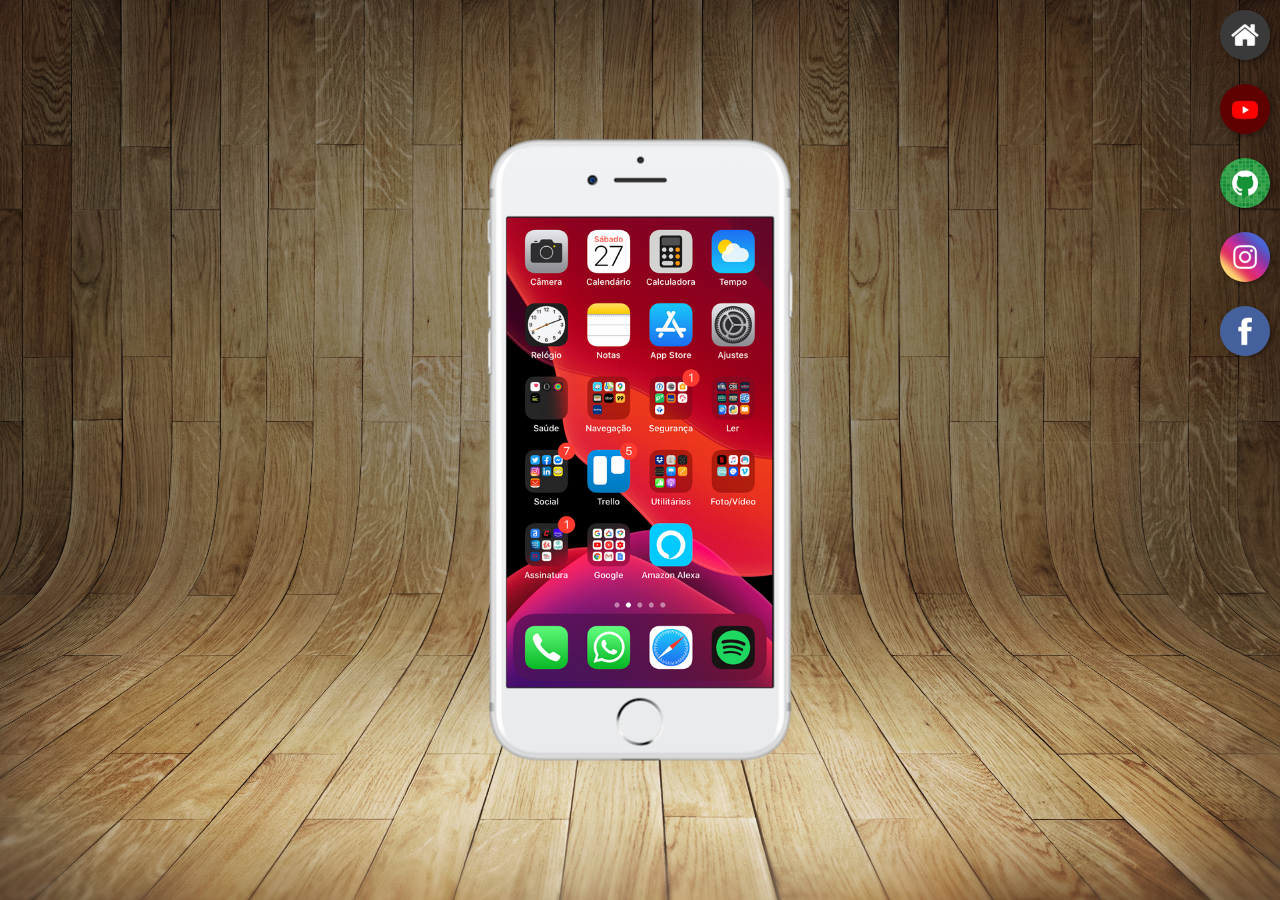
<file: pacote-d013/index.html>
<!DOCTYPE html>
<html lang="pt-br">
<head>
    <meta charset="UTF-8">
    <meta http-equiv="X-UA-Compatible" content="IE=edge">
    <meta name="viewport" content="width=device-width, initial-scale=1.0">
    <link rel="shortcut icon" href="favicon.ico" type="image/x-icon">
    <title>Projeto Redes Sociais</title>
    <link rel="stylesheet" href="estilos/style.css">
</head>
<body>
    <main>
        <section id="telefone">
            <iframe src="../home.html" name="tela" id="tela" frameborder="0">
                Seu navegador não é compativel com isso.
            </iframe>
        </section>
        <section id="redes-sociais">
            <a href="../home.html" target="tela"><img src="imagens/logo-home.jpg" alt=""></a> <br>

            <a href="../youtube.html" target="tela"><img src="imagens/logo-youtube.jpg" alt=""> <br>
            
            <a href="../github.html" target="tela"><img src="imagens/logo-github.jpg" alt=""></a> <br>

            <a href="../instagram.html" target="tela"><img src="imagens/logo-instagram.jpg" alt=""></a> <br>

            <a href="../facebook.html" target="tela"><img src="imagens/logo-facebook.jpg" alt=""></a> <br>
            
        </section>
    </main>
</body>
</html>
</file>
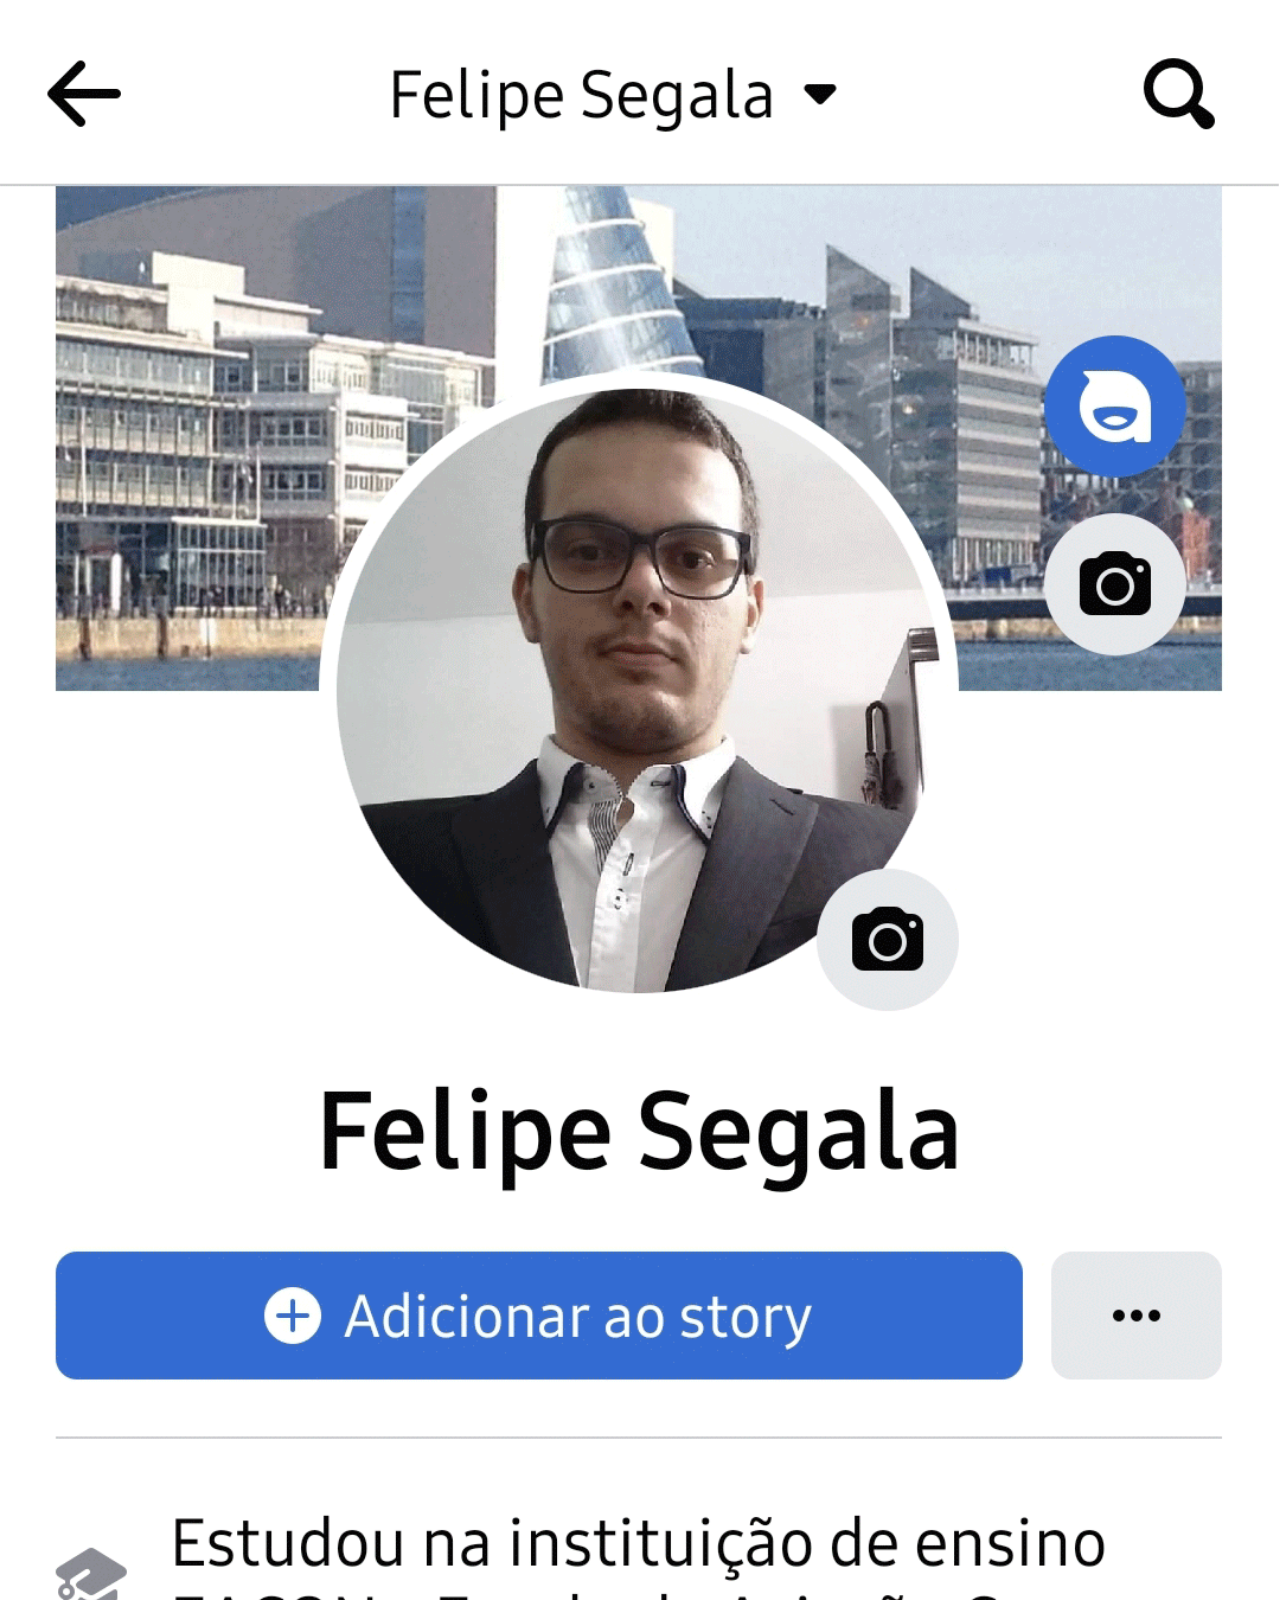
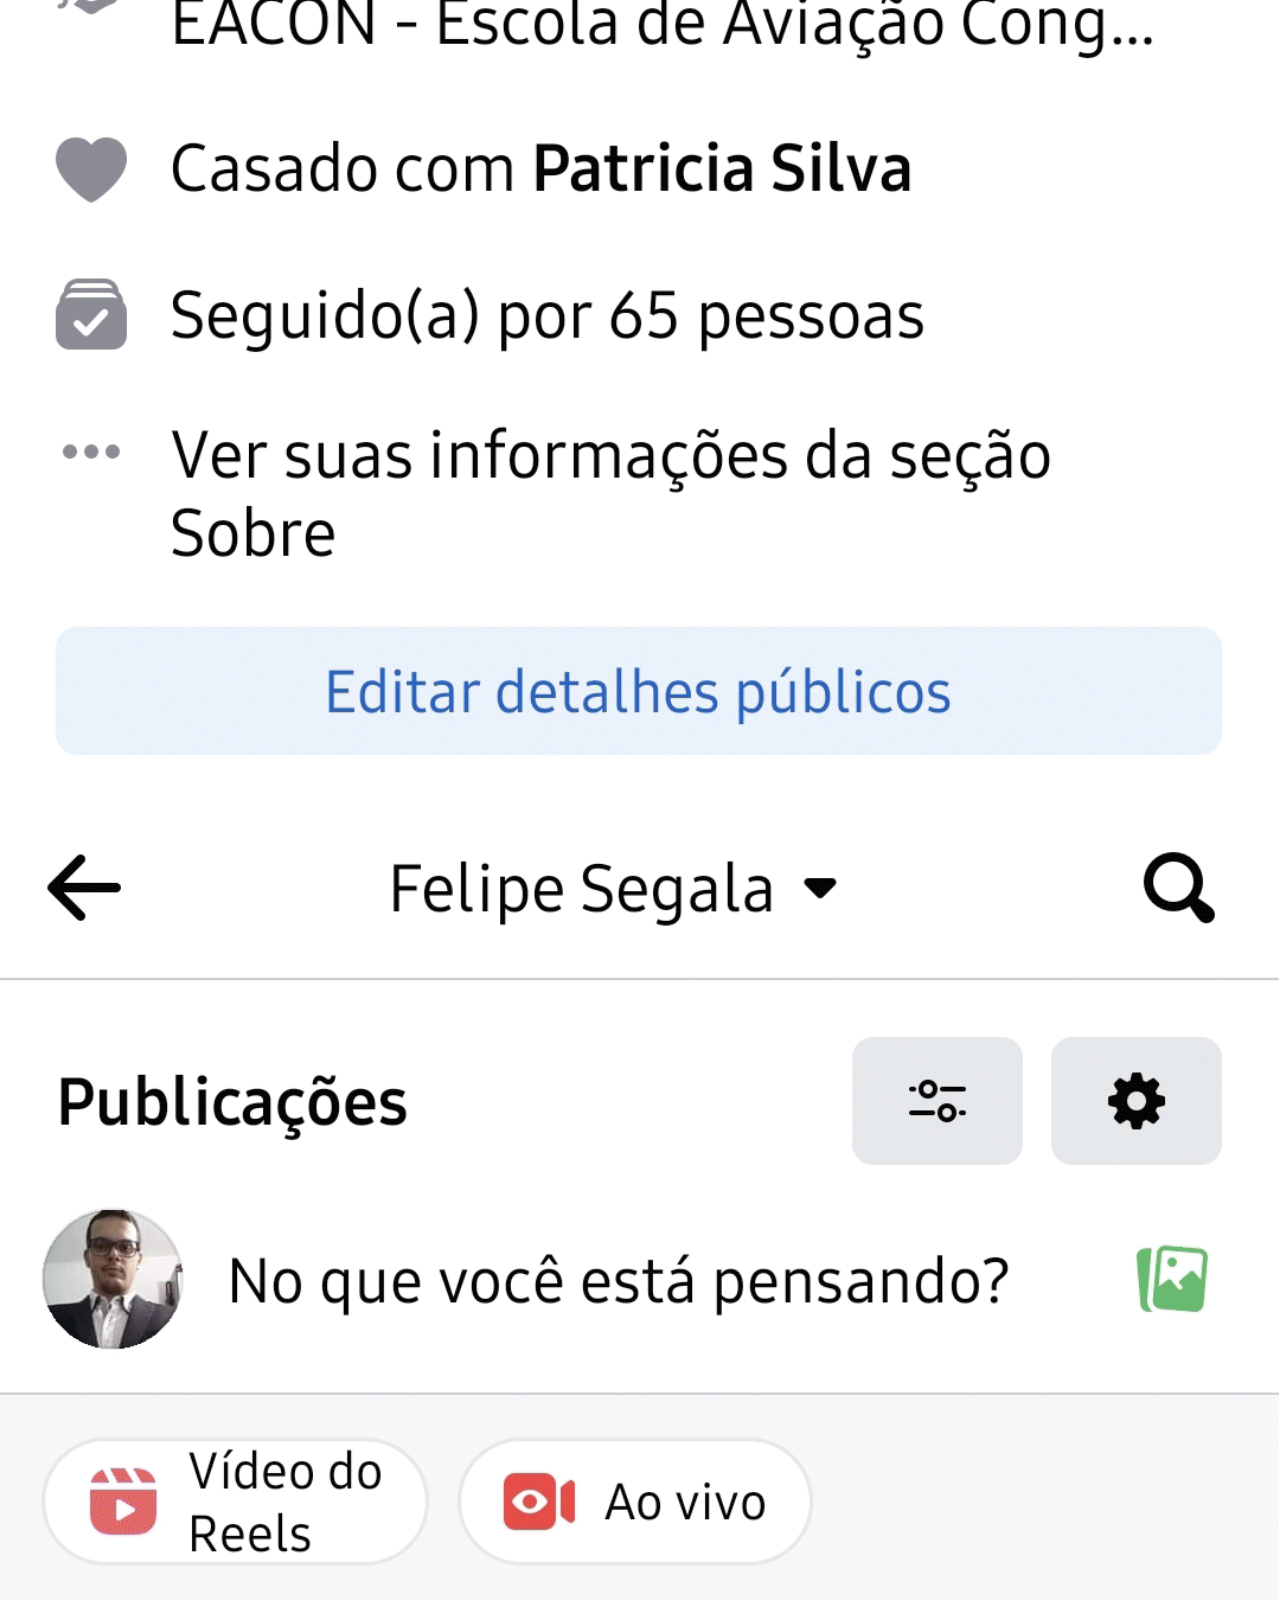
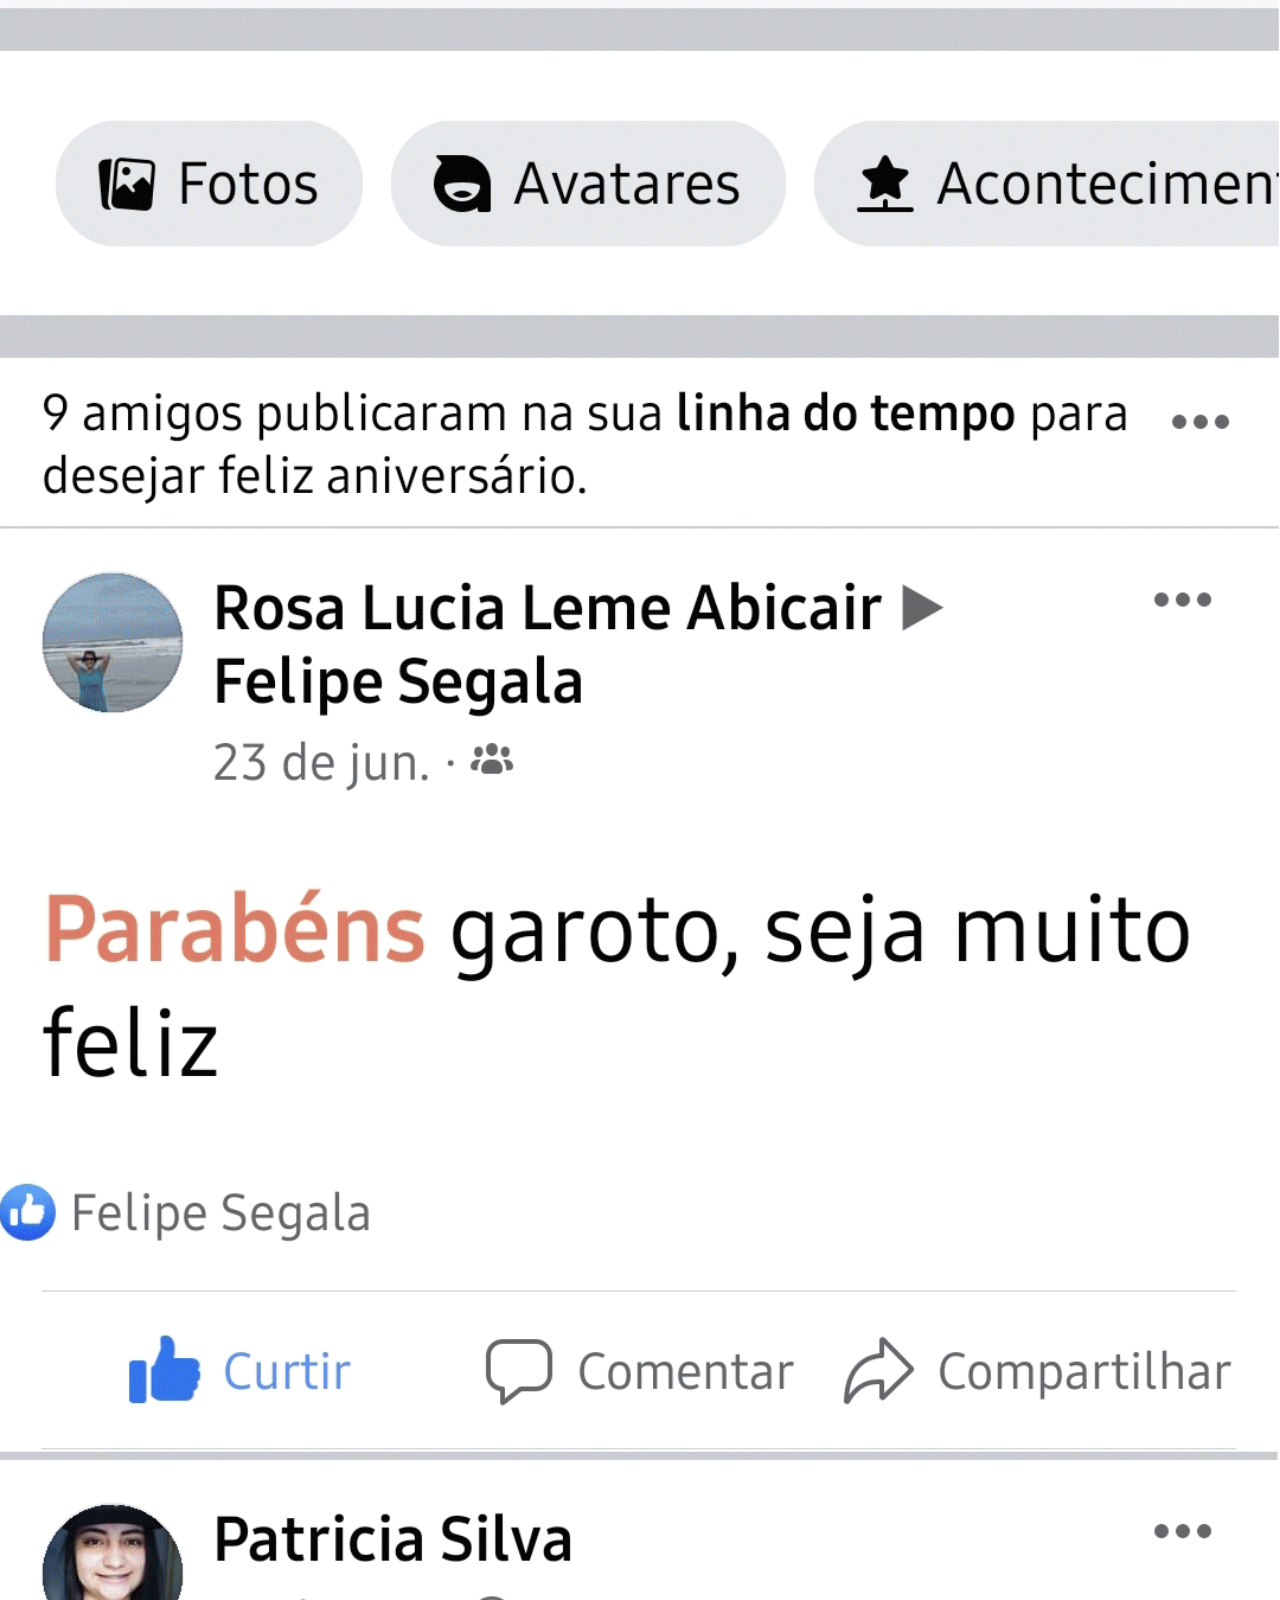
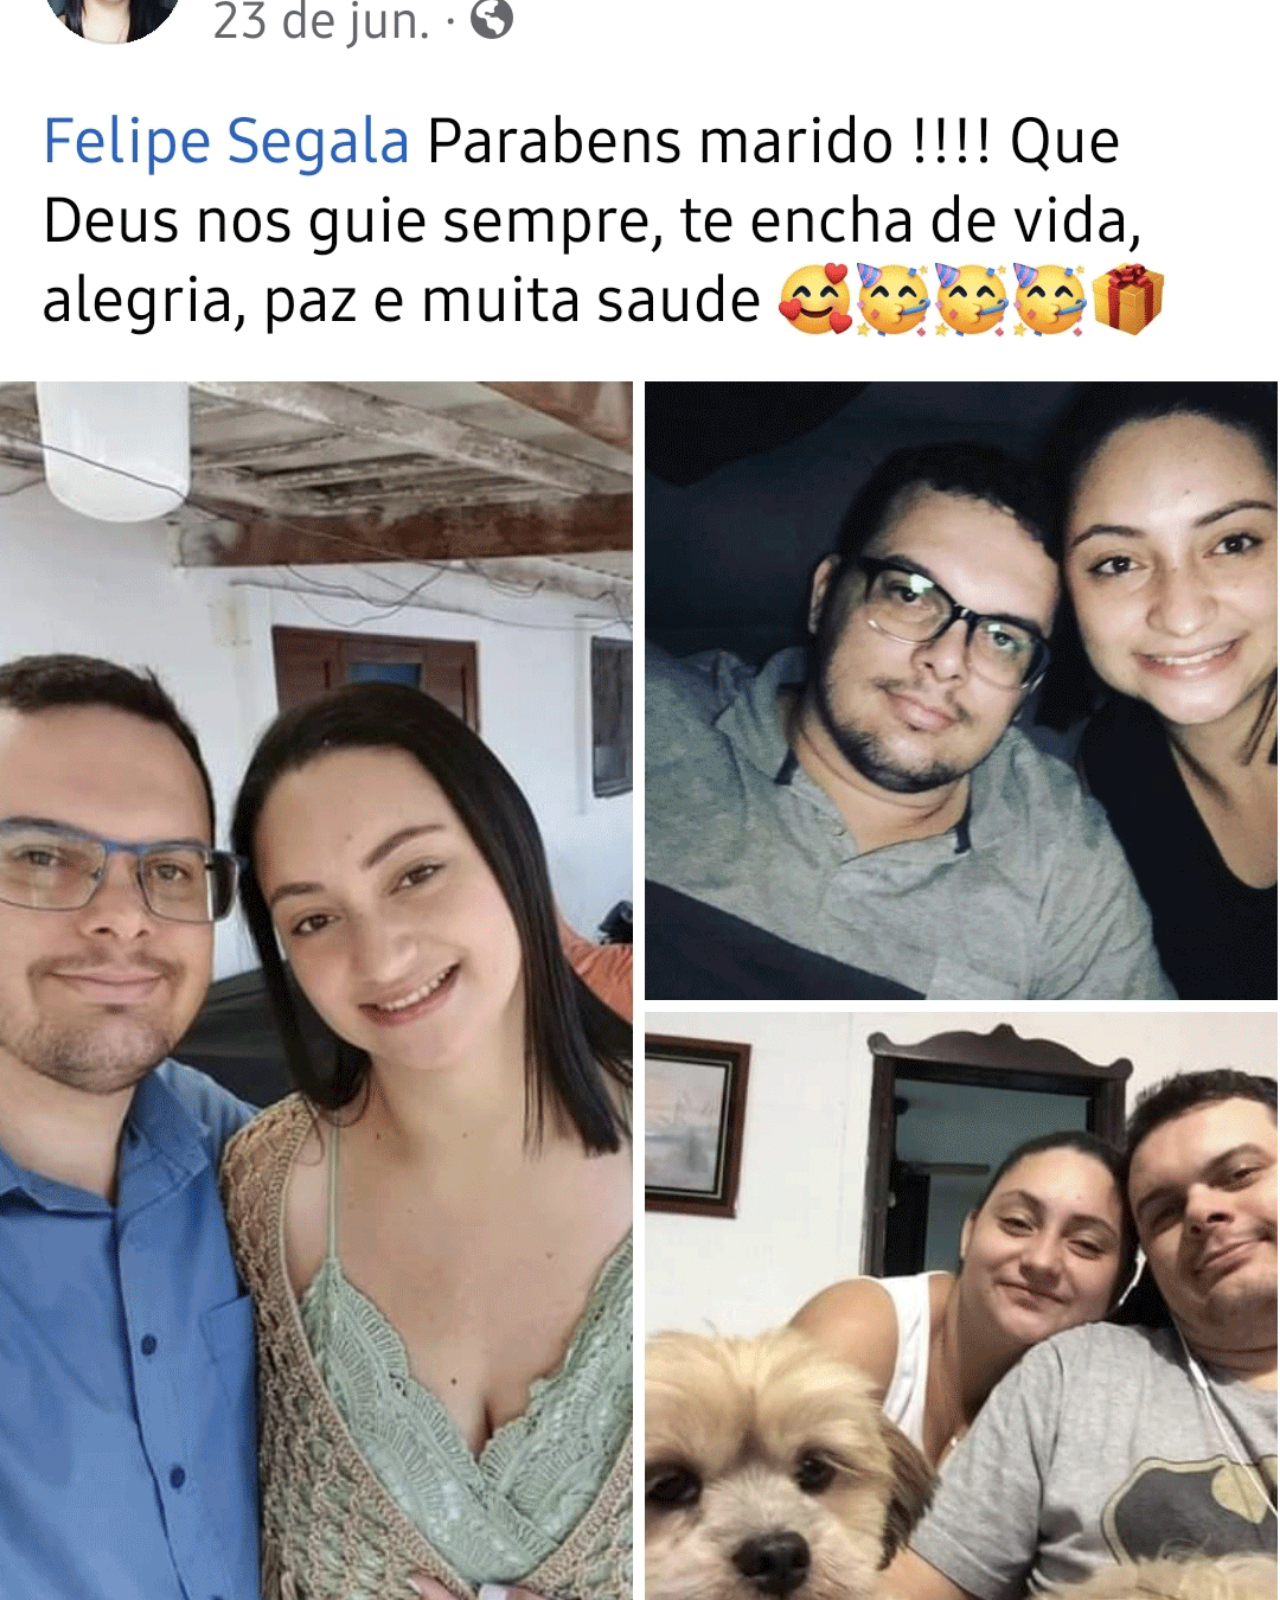
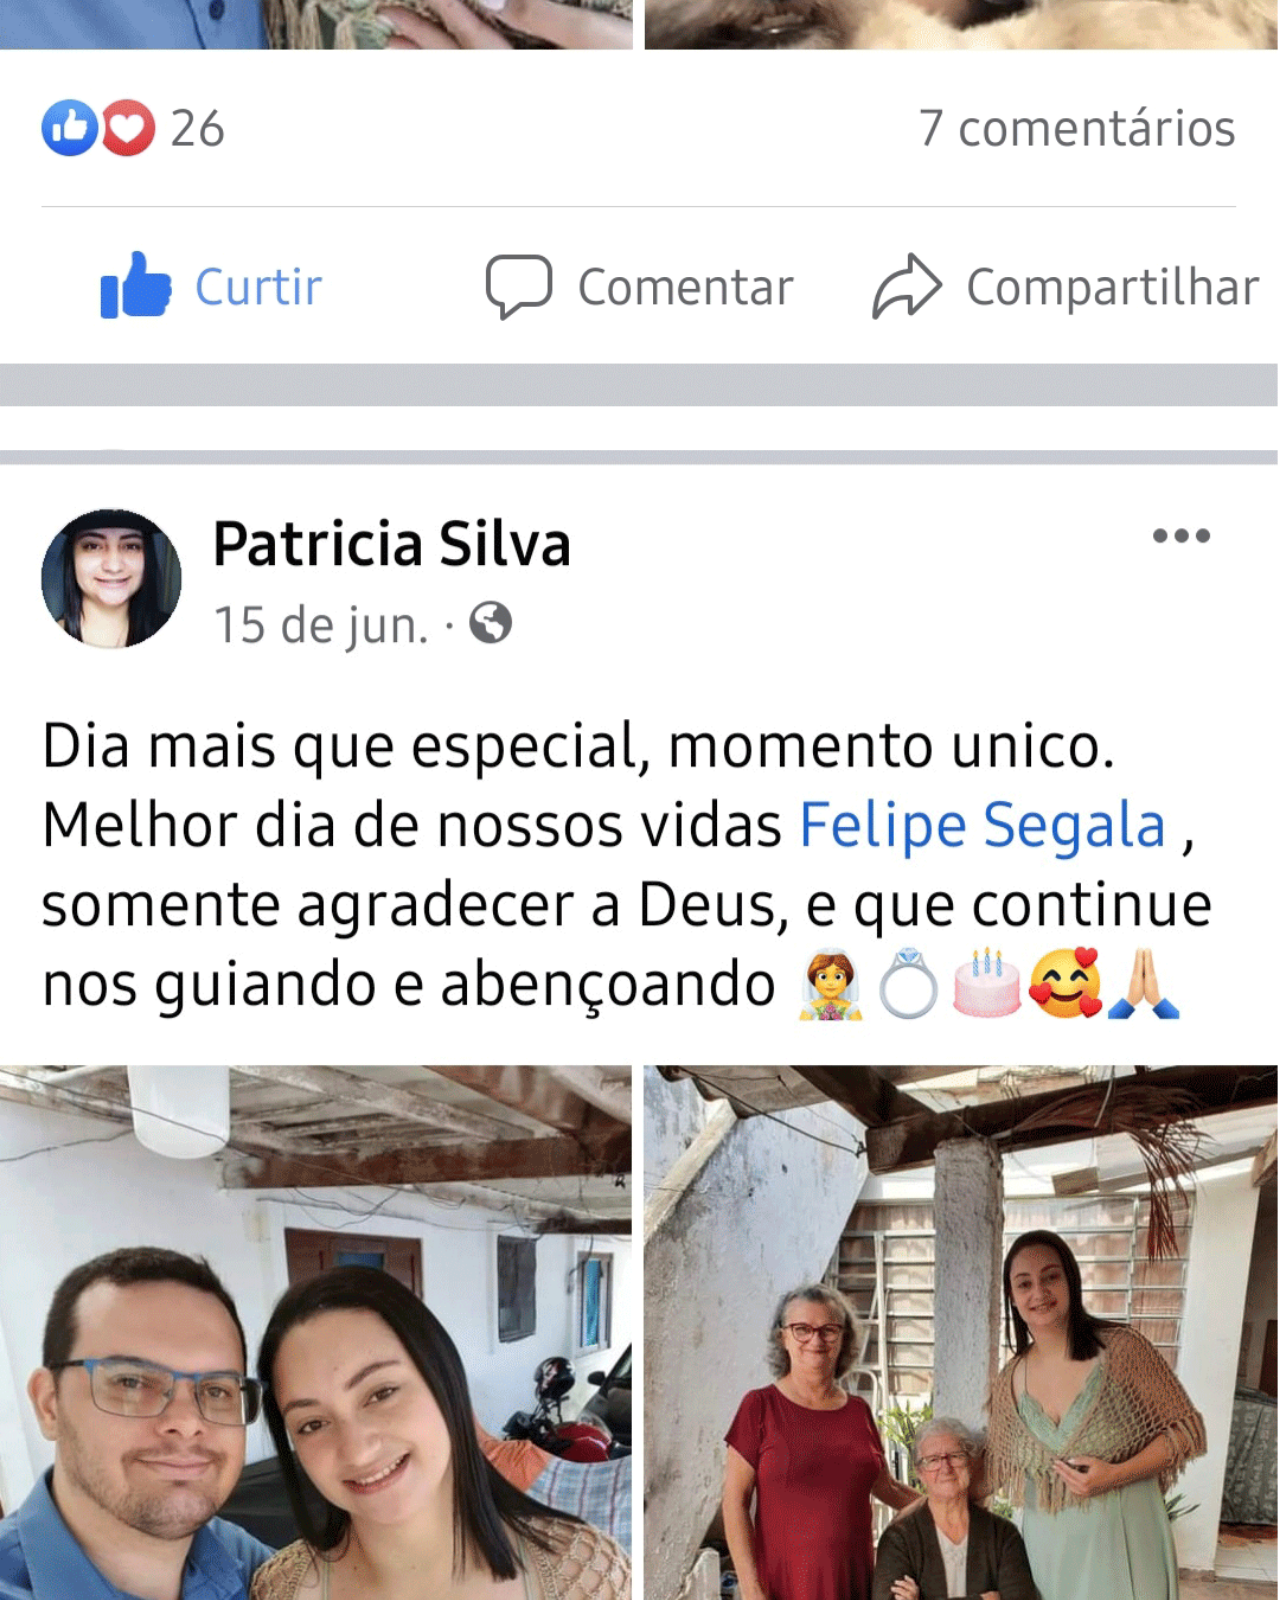
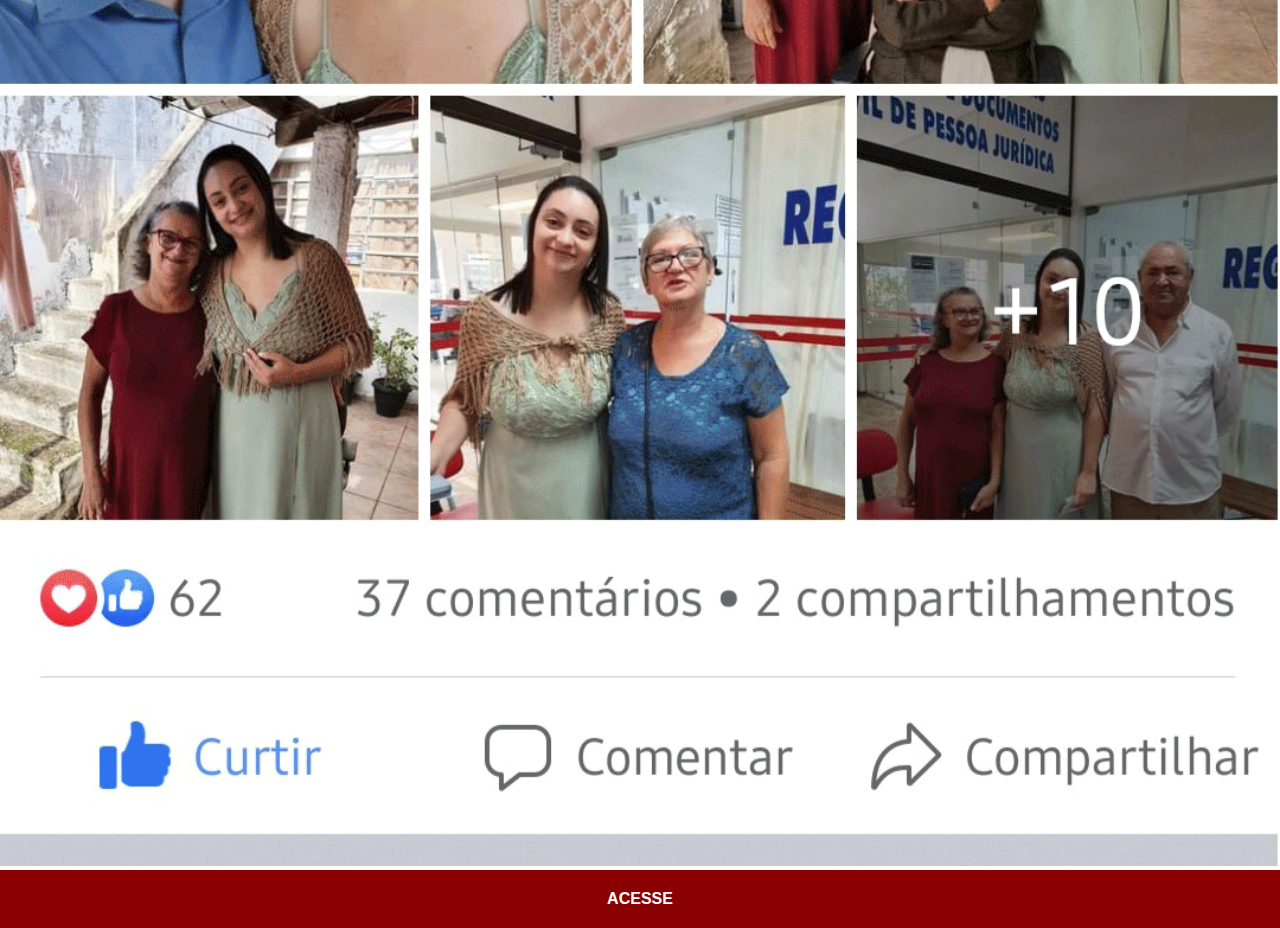
<file: facebook.html>
<!DOCTYPE html>
<html lang="pt-br">
<head>
    <meta charset="UTF-8">
    <meta http-equiv="X-UA-Compatible" content="IE=edge">
    <meta name="viewport" content="width=device-width, initial-scale=1.0">
    <title>Twitter</title>
    <link rel="stylesheet" href="pacote-d013/estilos/social.css">
</head>
<body>
    <img src="pacote-d013/imagens/facebook.png" alt="">
    <a href="https://www.facebook.com/felipe.segala/" target="_blank">ACESSE</a>
</body>
</html>
</file>
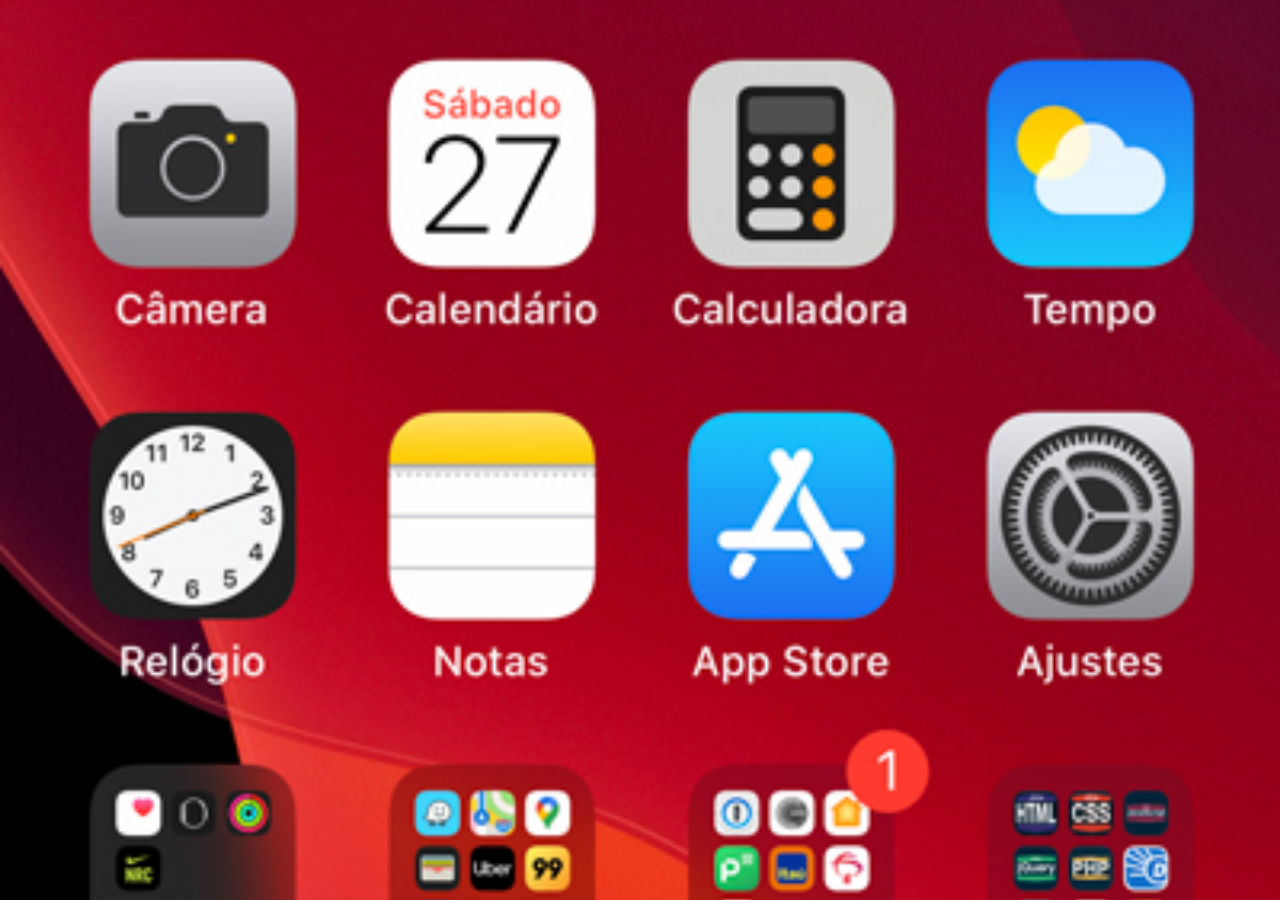
<file: home.html>
<!DOCTYPE html>
<html lang="pt-br">
<head>
    <meta charset="UTF-8">
    <meta http-equiv="X-UA-Compatible" content="IE=edge">
    <meta name="viewport" content="width=device-width, initial-scale=1.0">
    <title>Home</title>
    <style>
        * {
            margin: 0px;
            padding: 0px;
        }

        body {
            width: 100vw;
            height: 100vh;
            background: black url('pacote-d013/imagens/tela-home.jpg') no-repeat top center;
            background-size: cover;
        }
    </style>
</head>
<body>
    
</body>
</html>
</file>
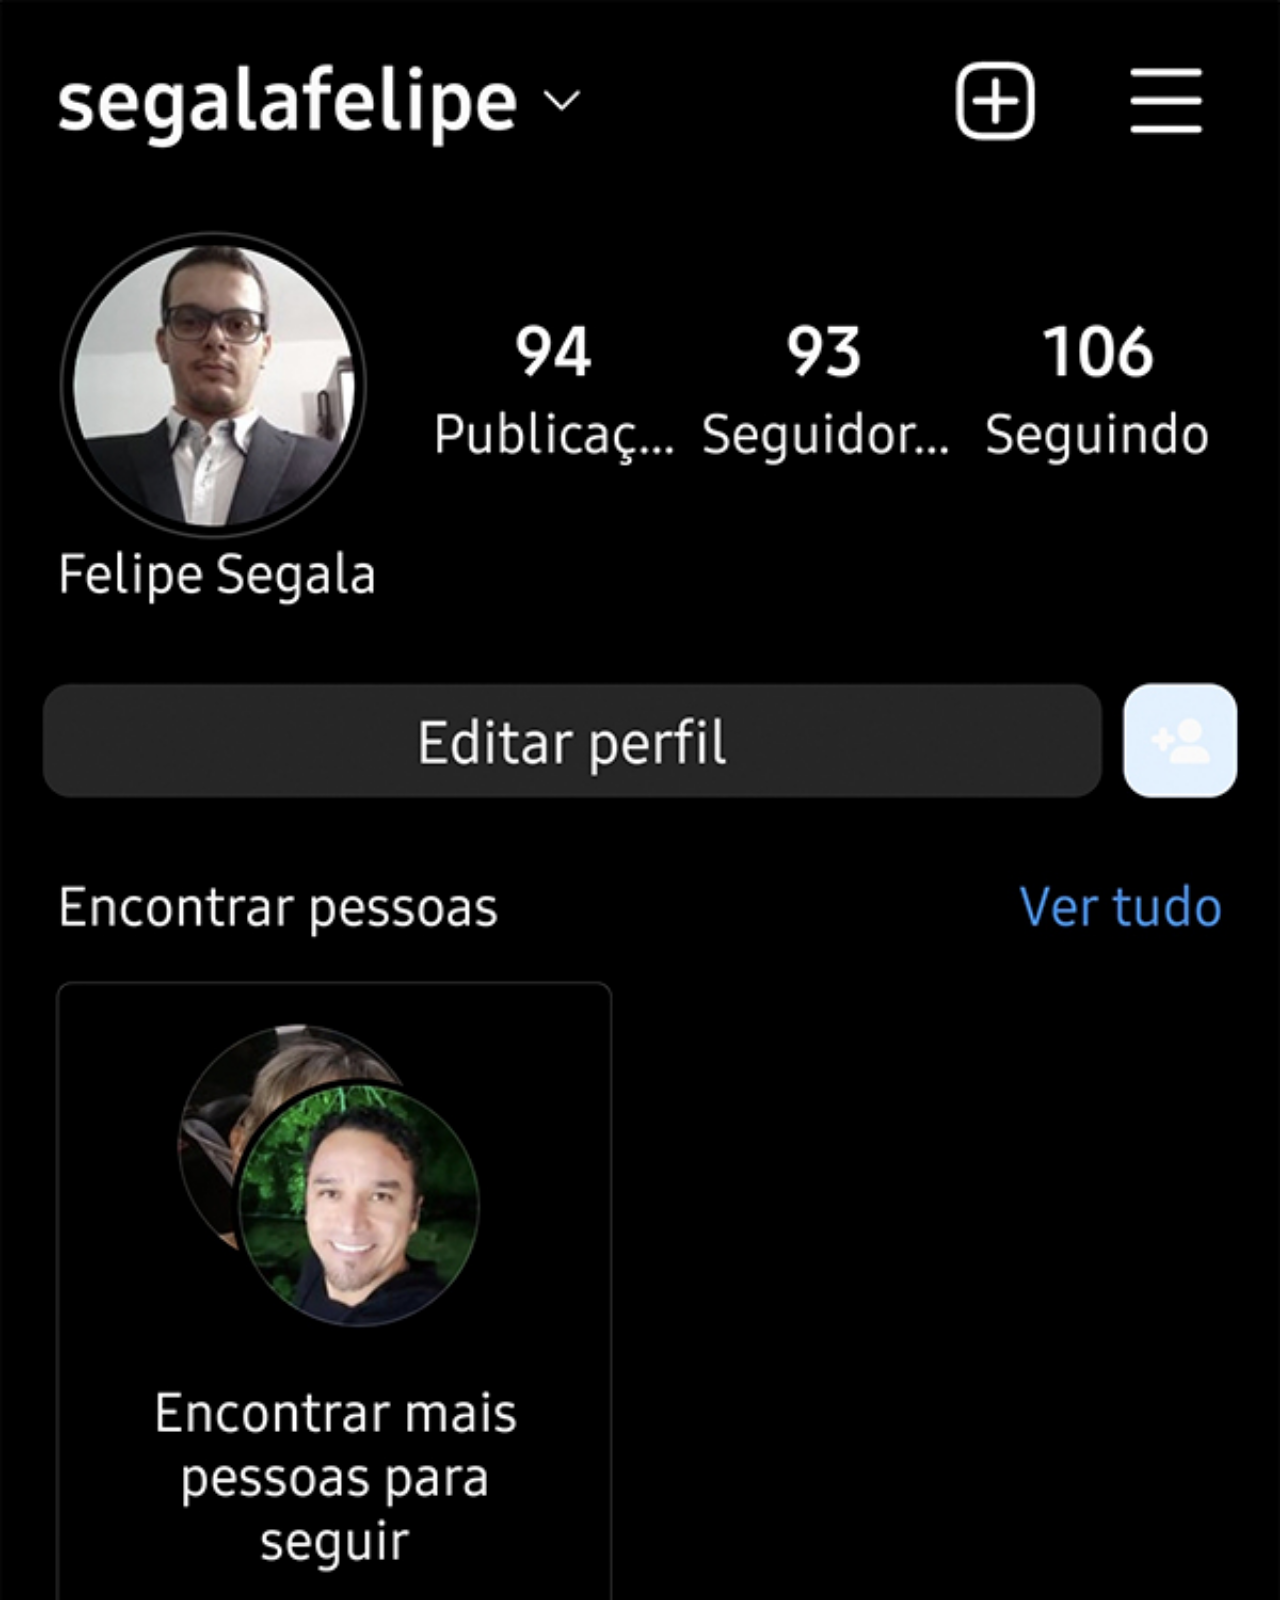
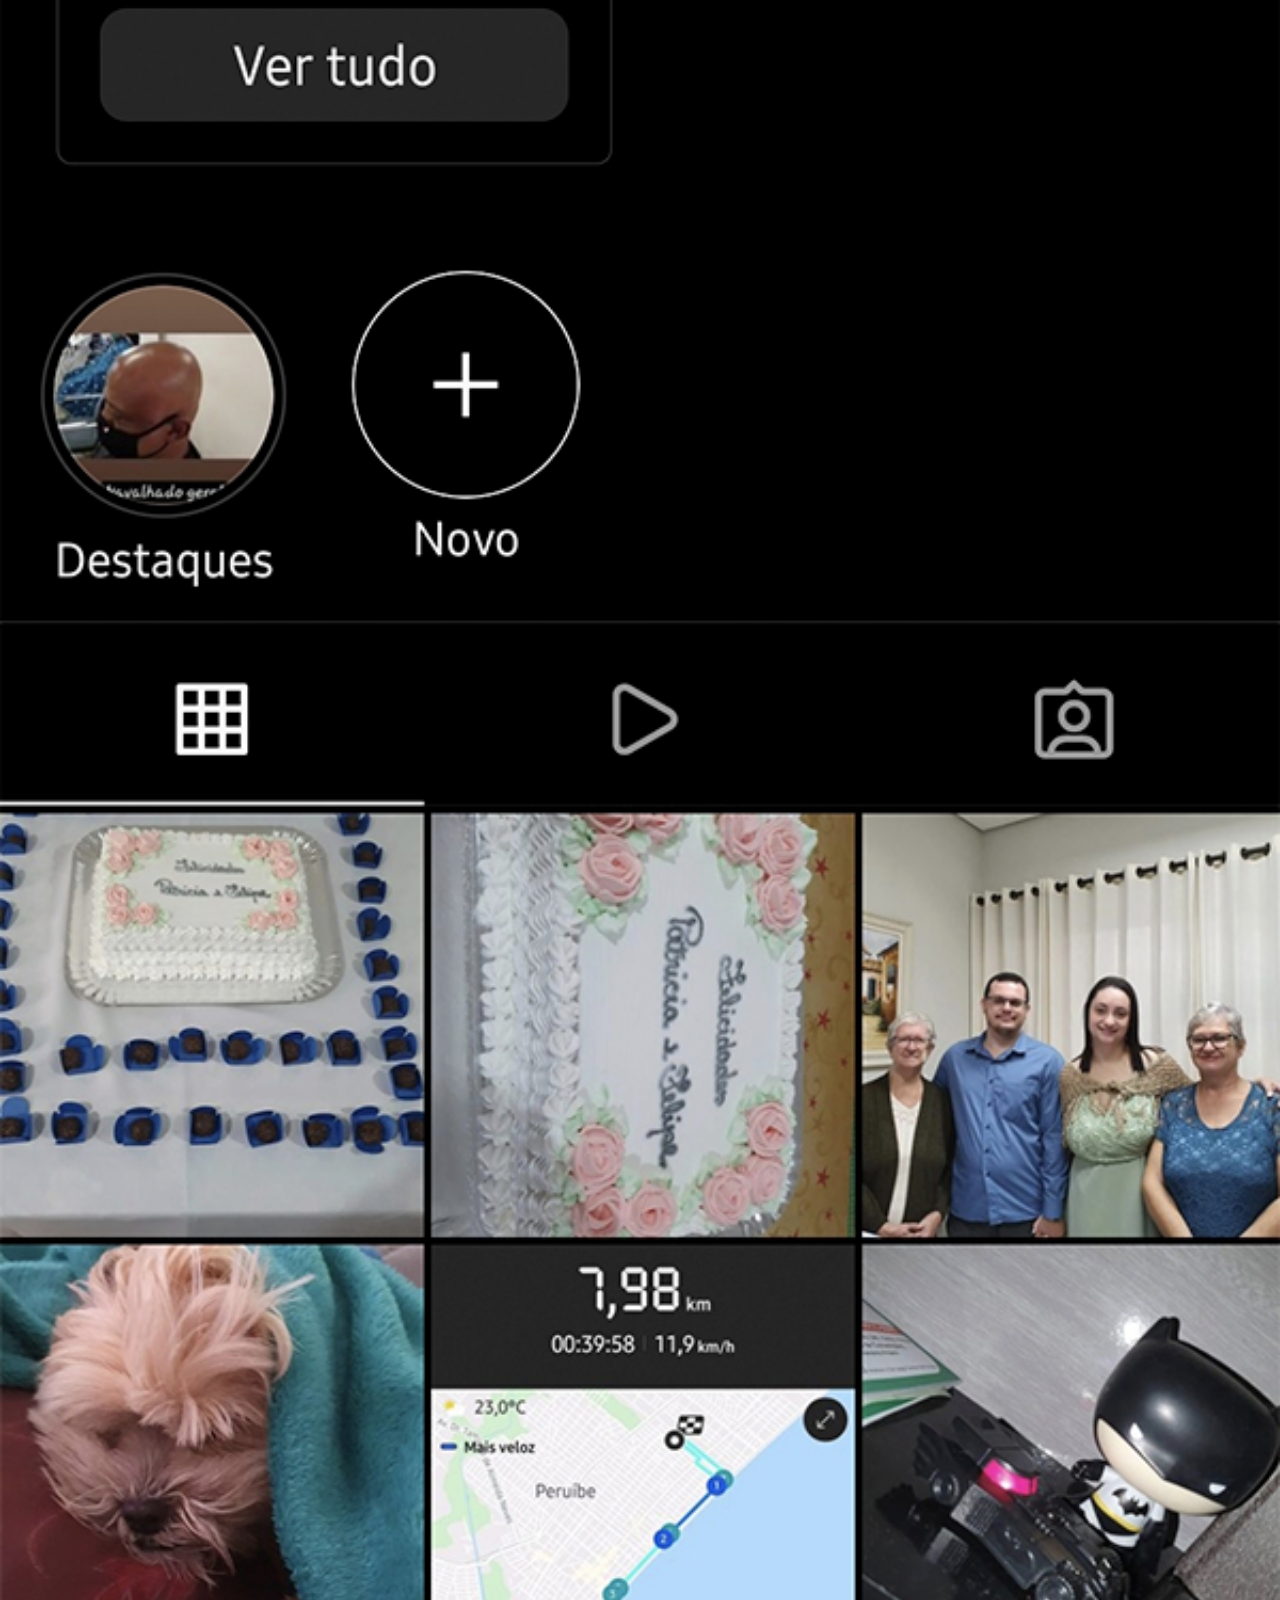
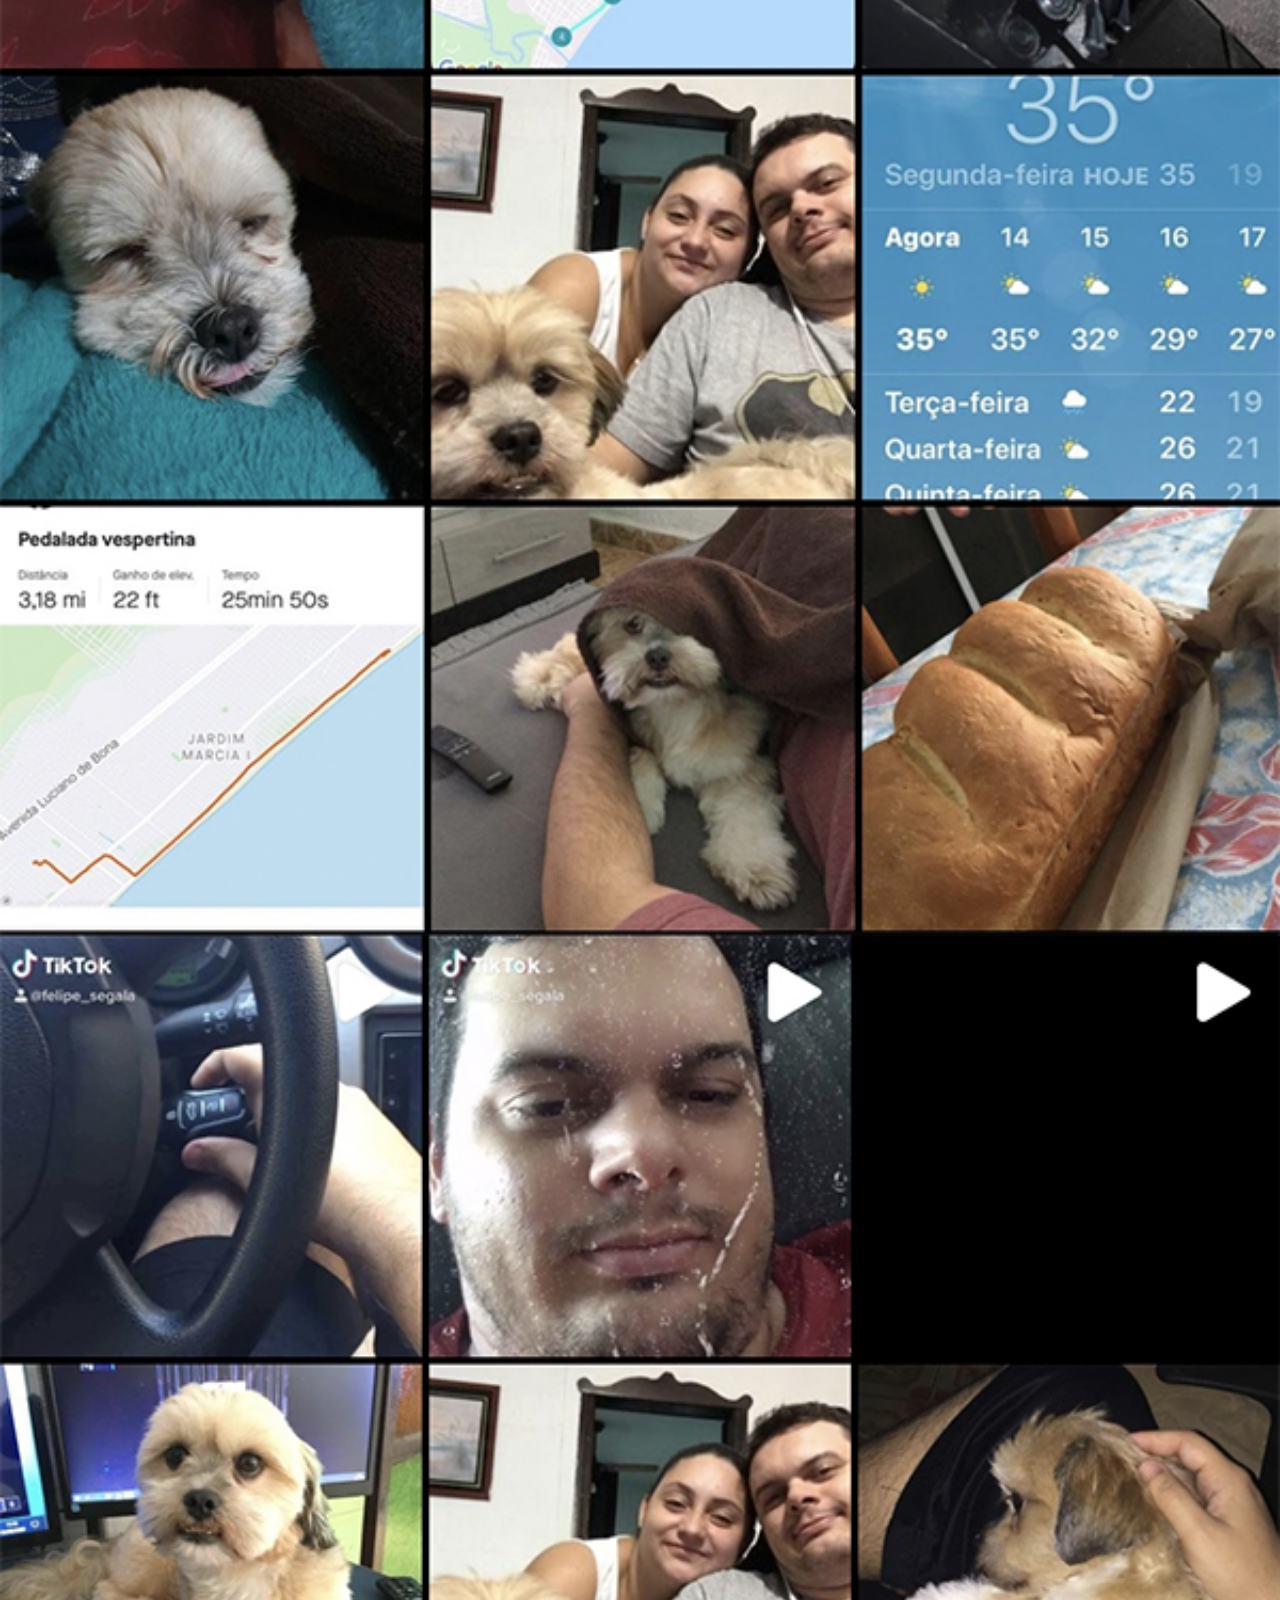
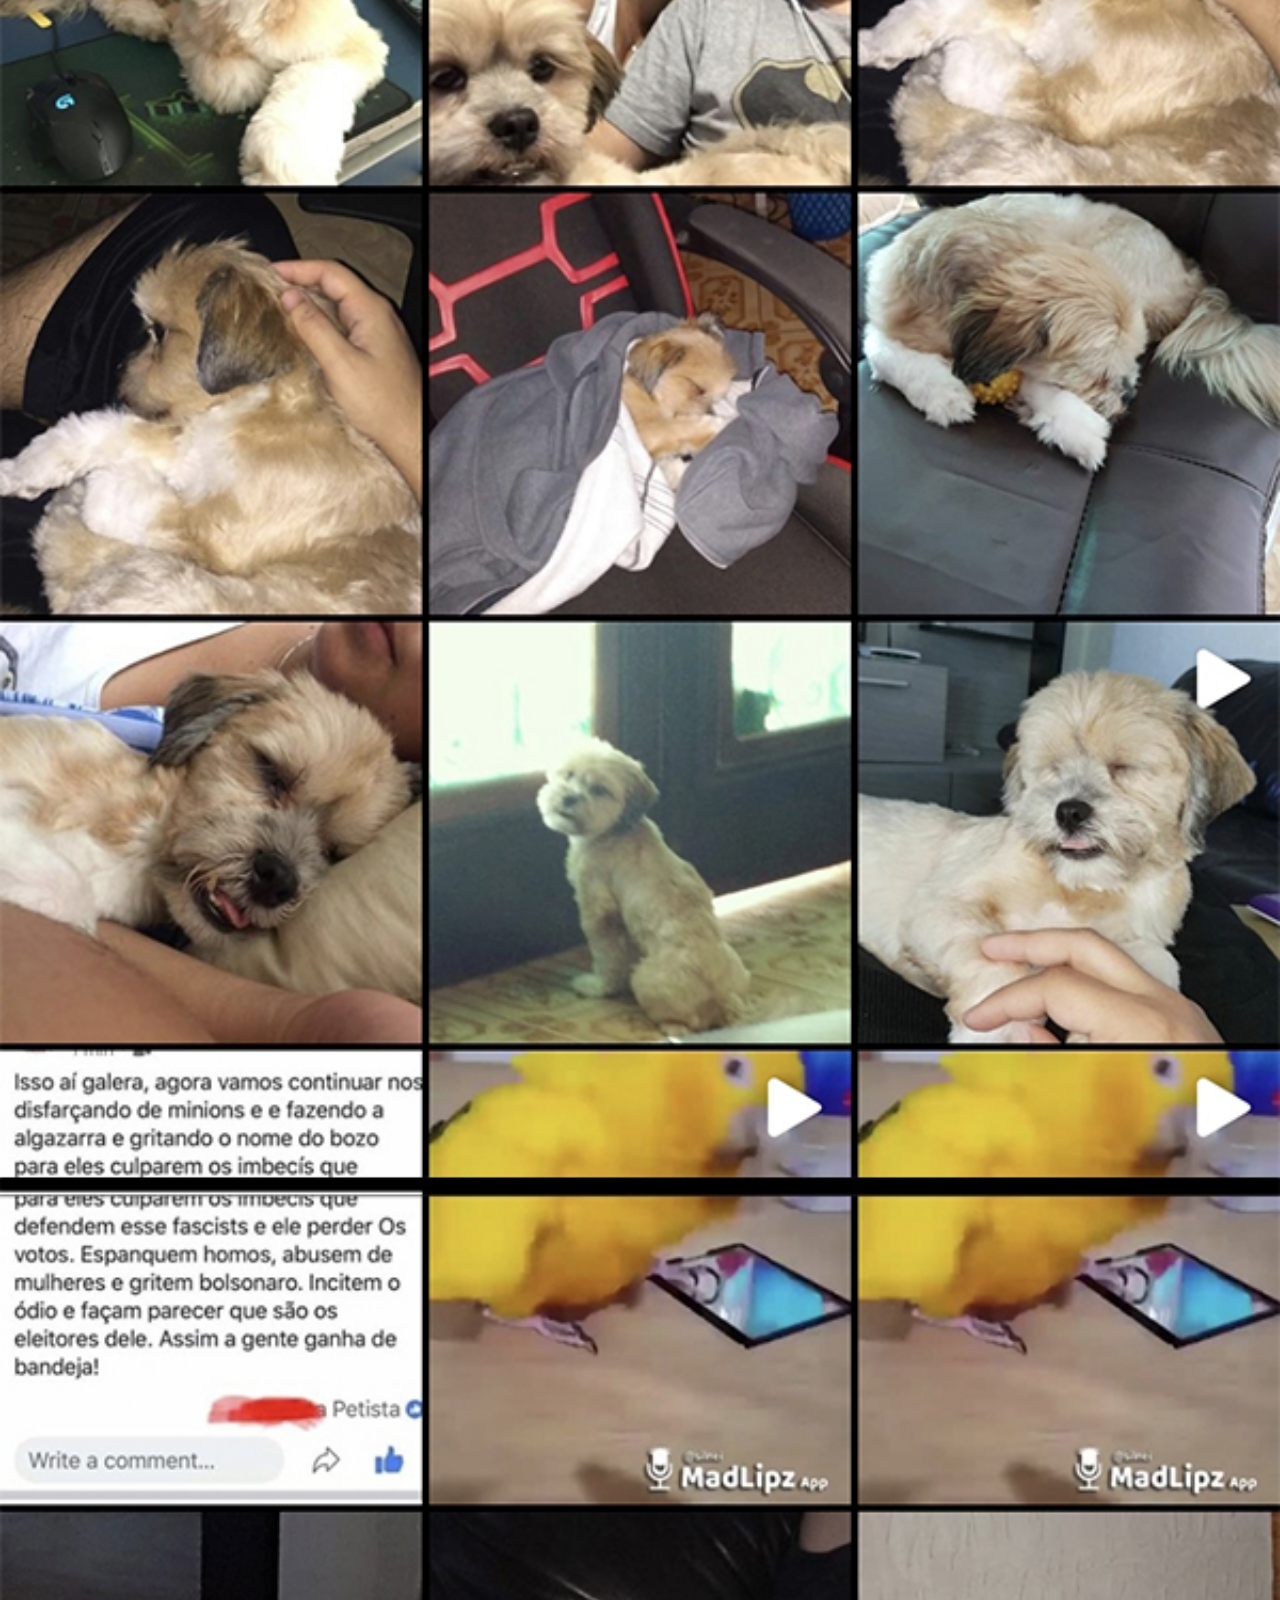
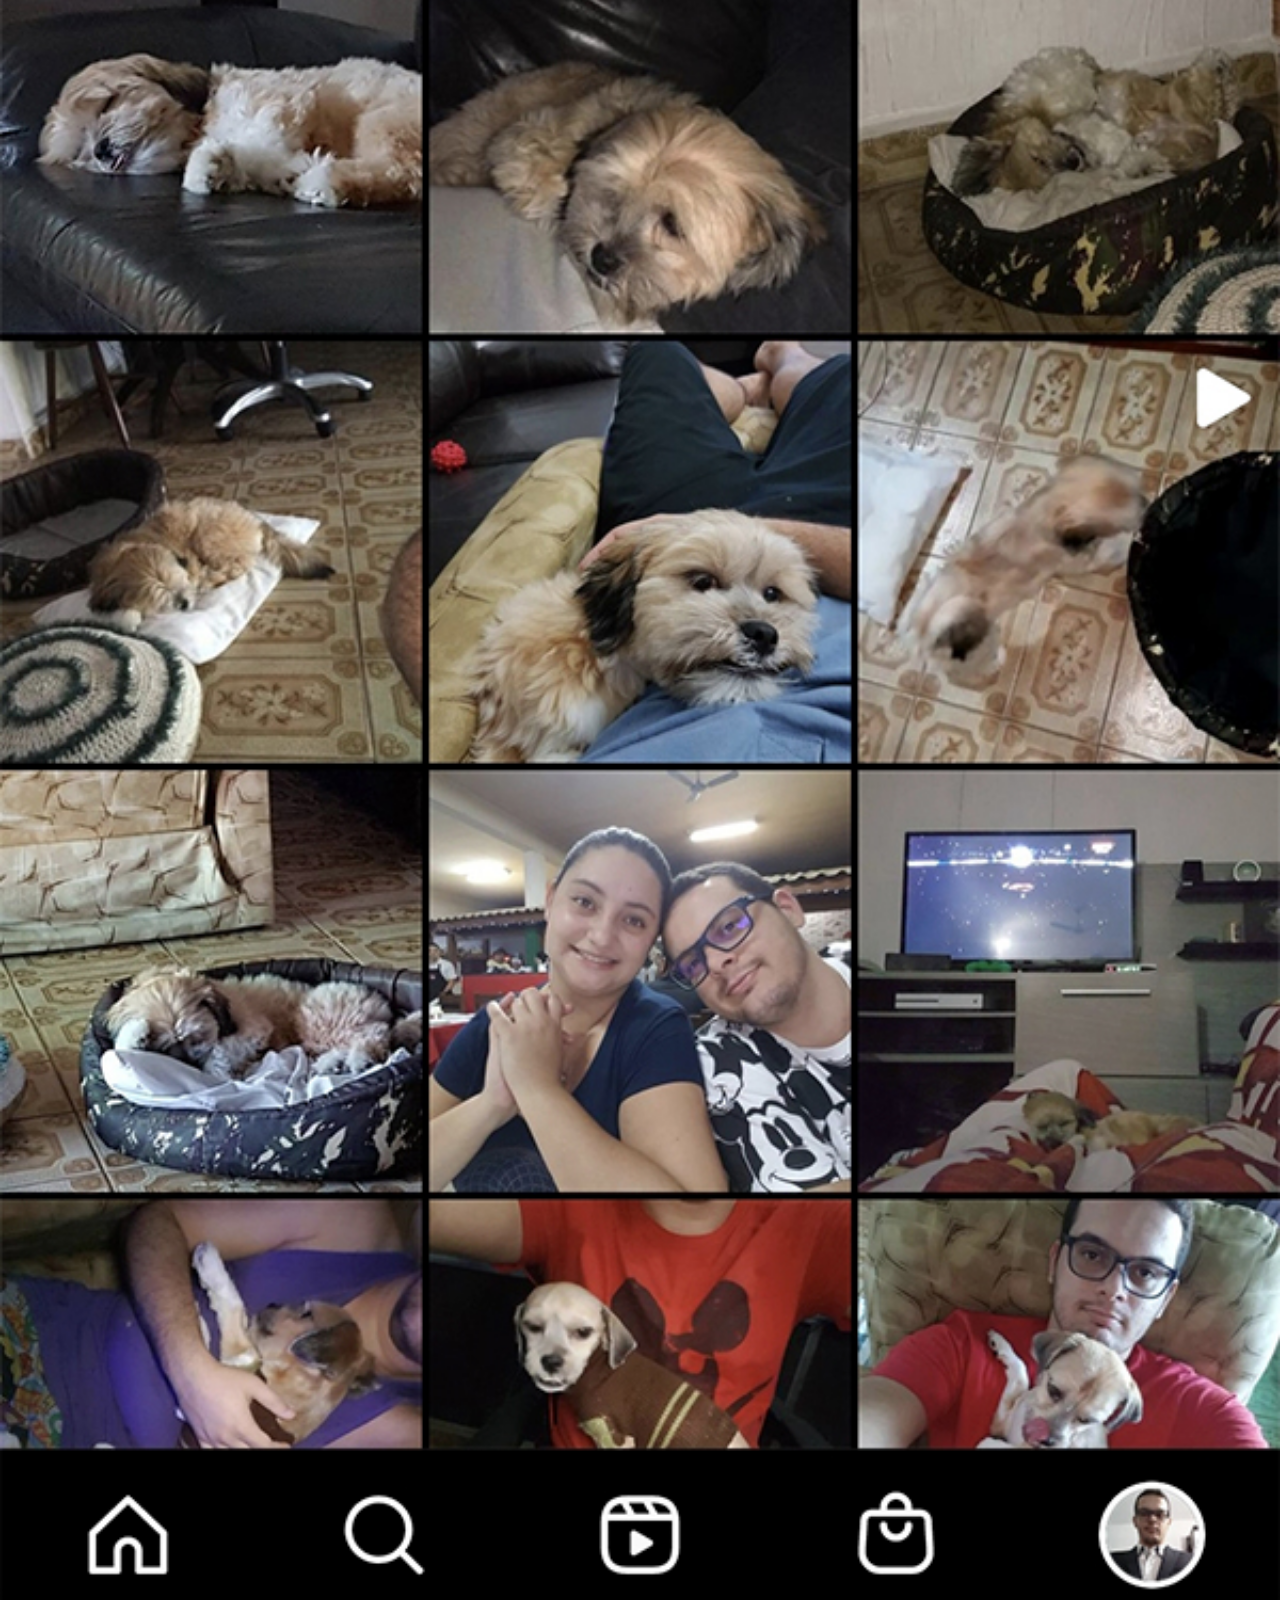
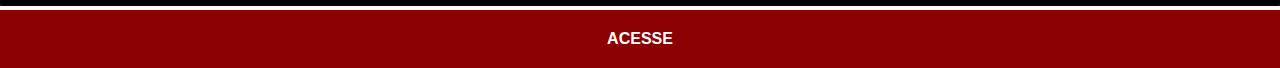
<file: instagram.html>
<!DOCTYPE html>
<html lang="pt-br">
<head>
    <meta charset="UTF-8">
    <meta http-equiv="X-UA-Compatible" content="IE=edge">
    <meta name="viewport" content="width=device-width, initial-scale=1.0">
    <title>Instagram</title>
    <link rel="stylesheet" href="pacote-d013/estilos/social.css">
</head>
<body>
    <img src="pacote-d013/imagens/Prancheta 1.jpg" alt="Instagram">
    <a href="https://www.instagram.com/segalafelipe/" target="_blank">ACESSE</a>
</body>
</html>
</file>
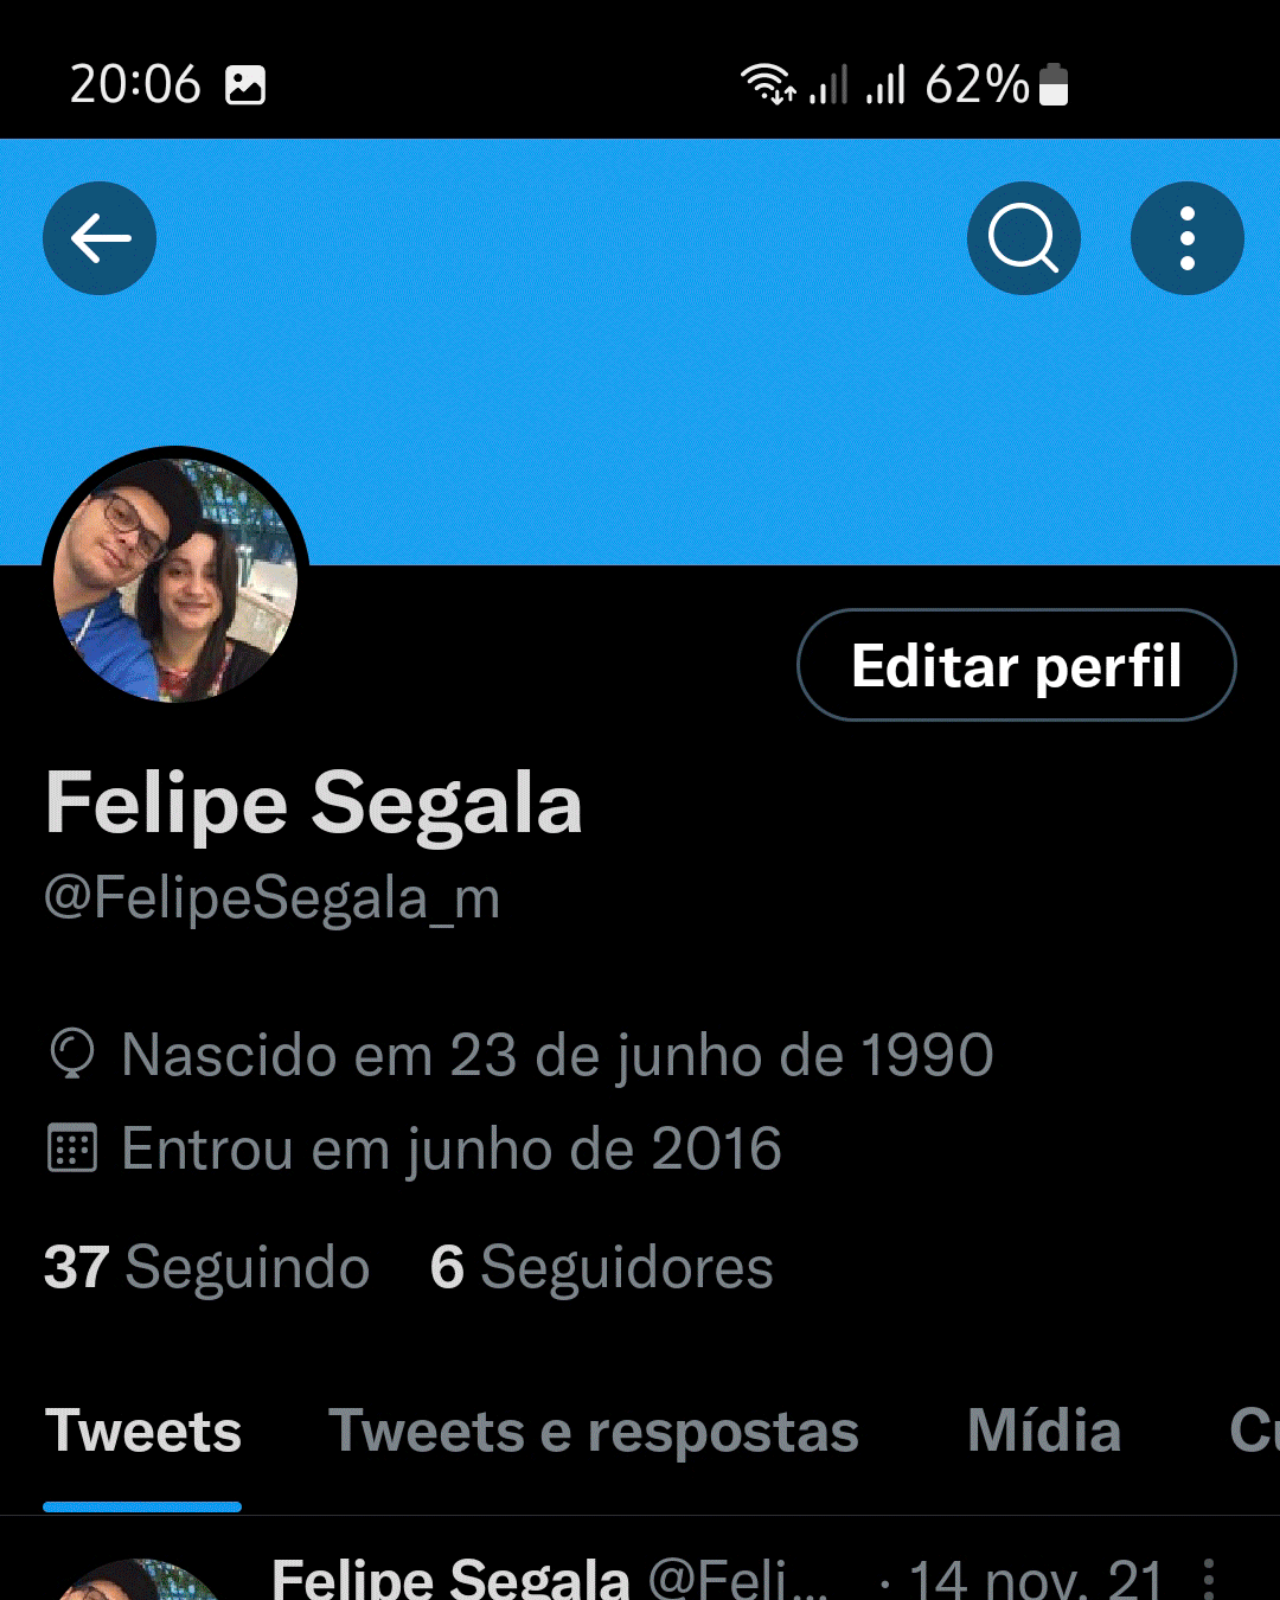
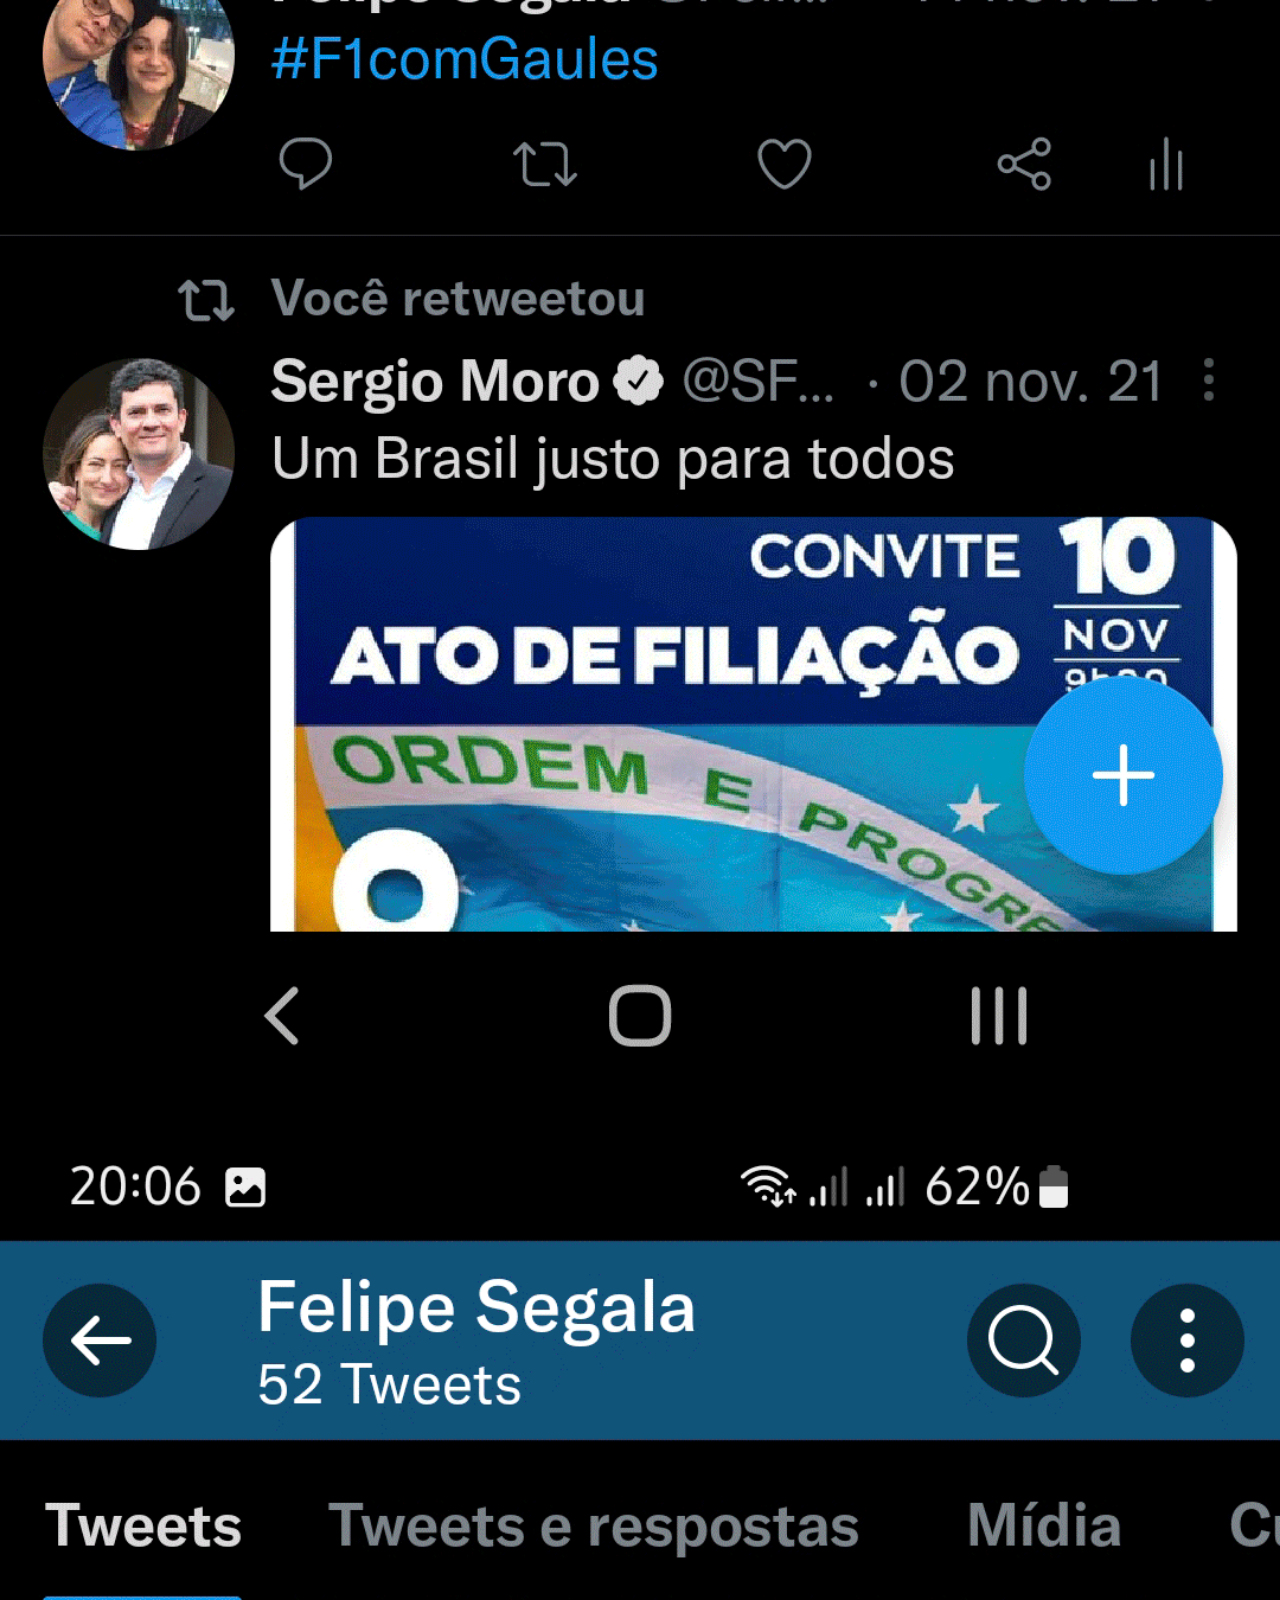
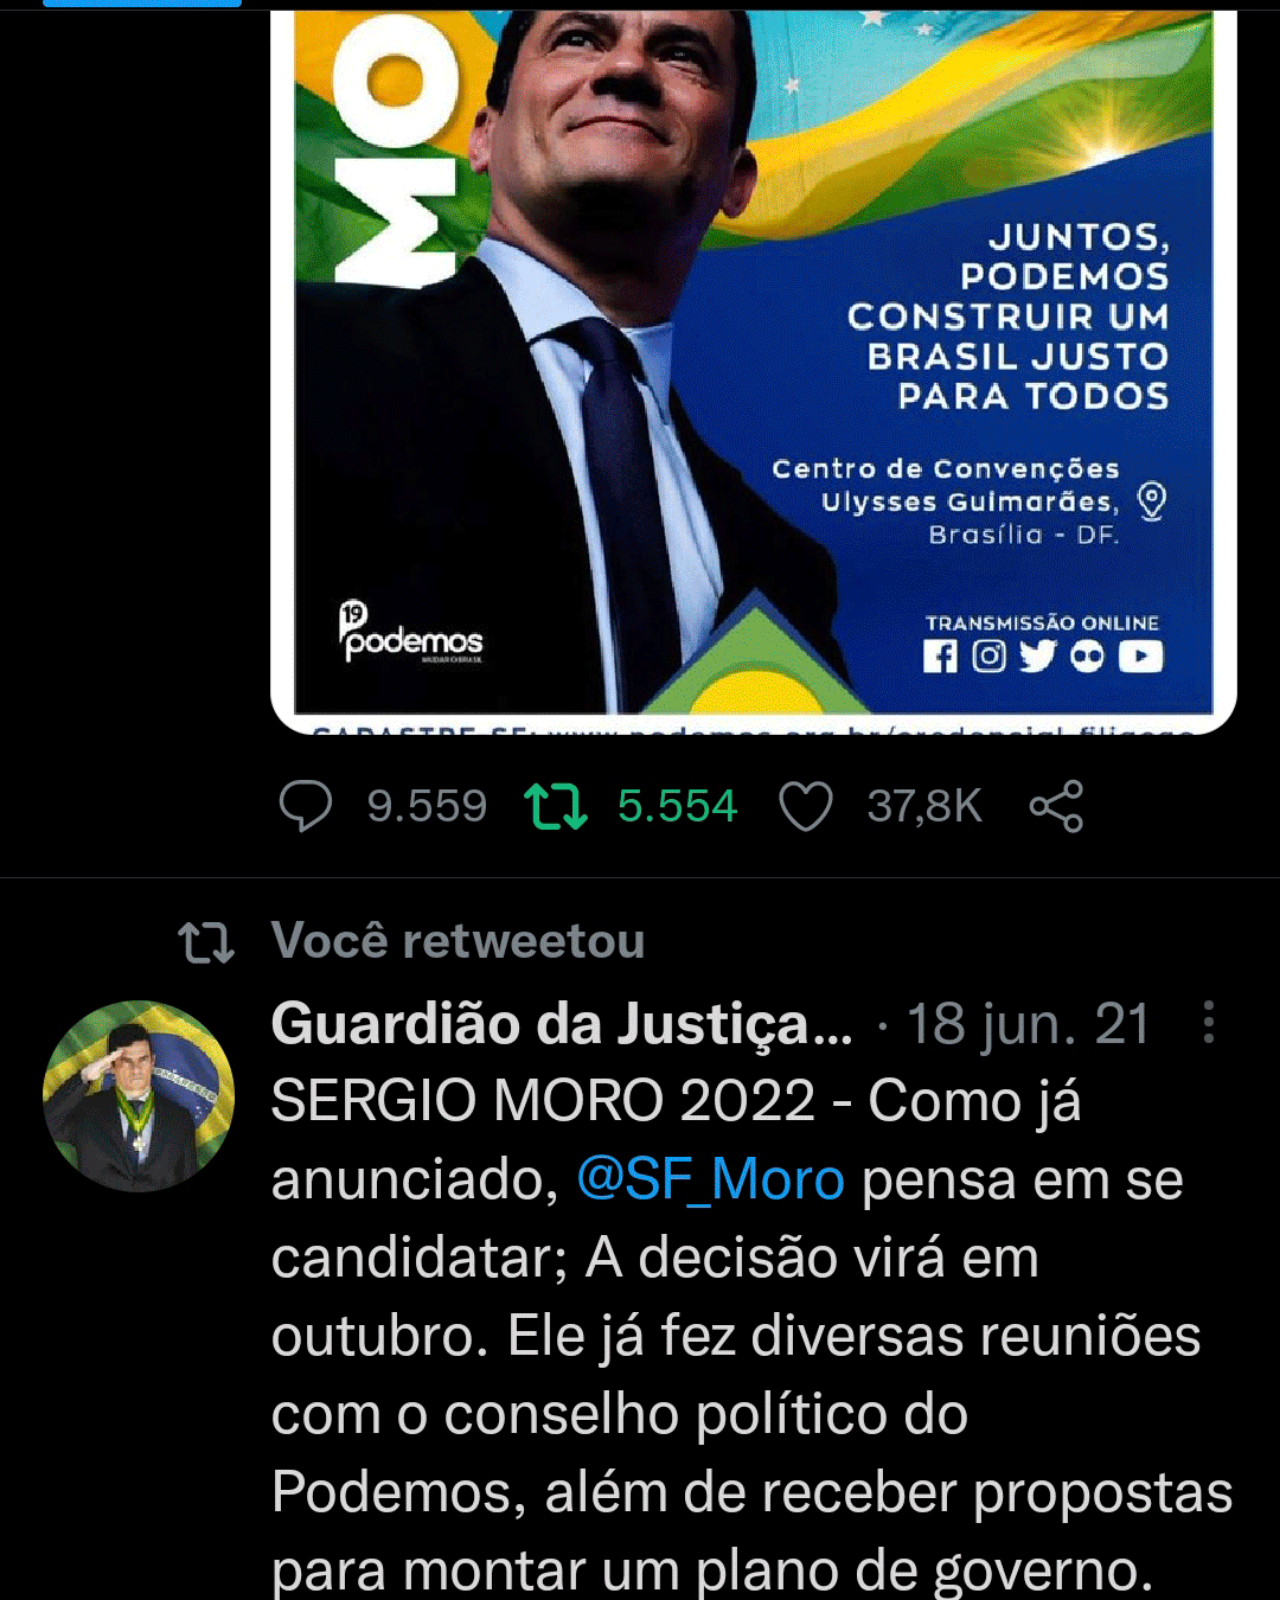
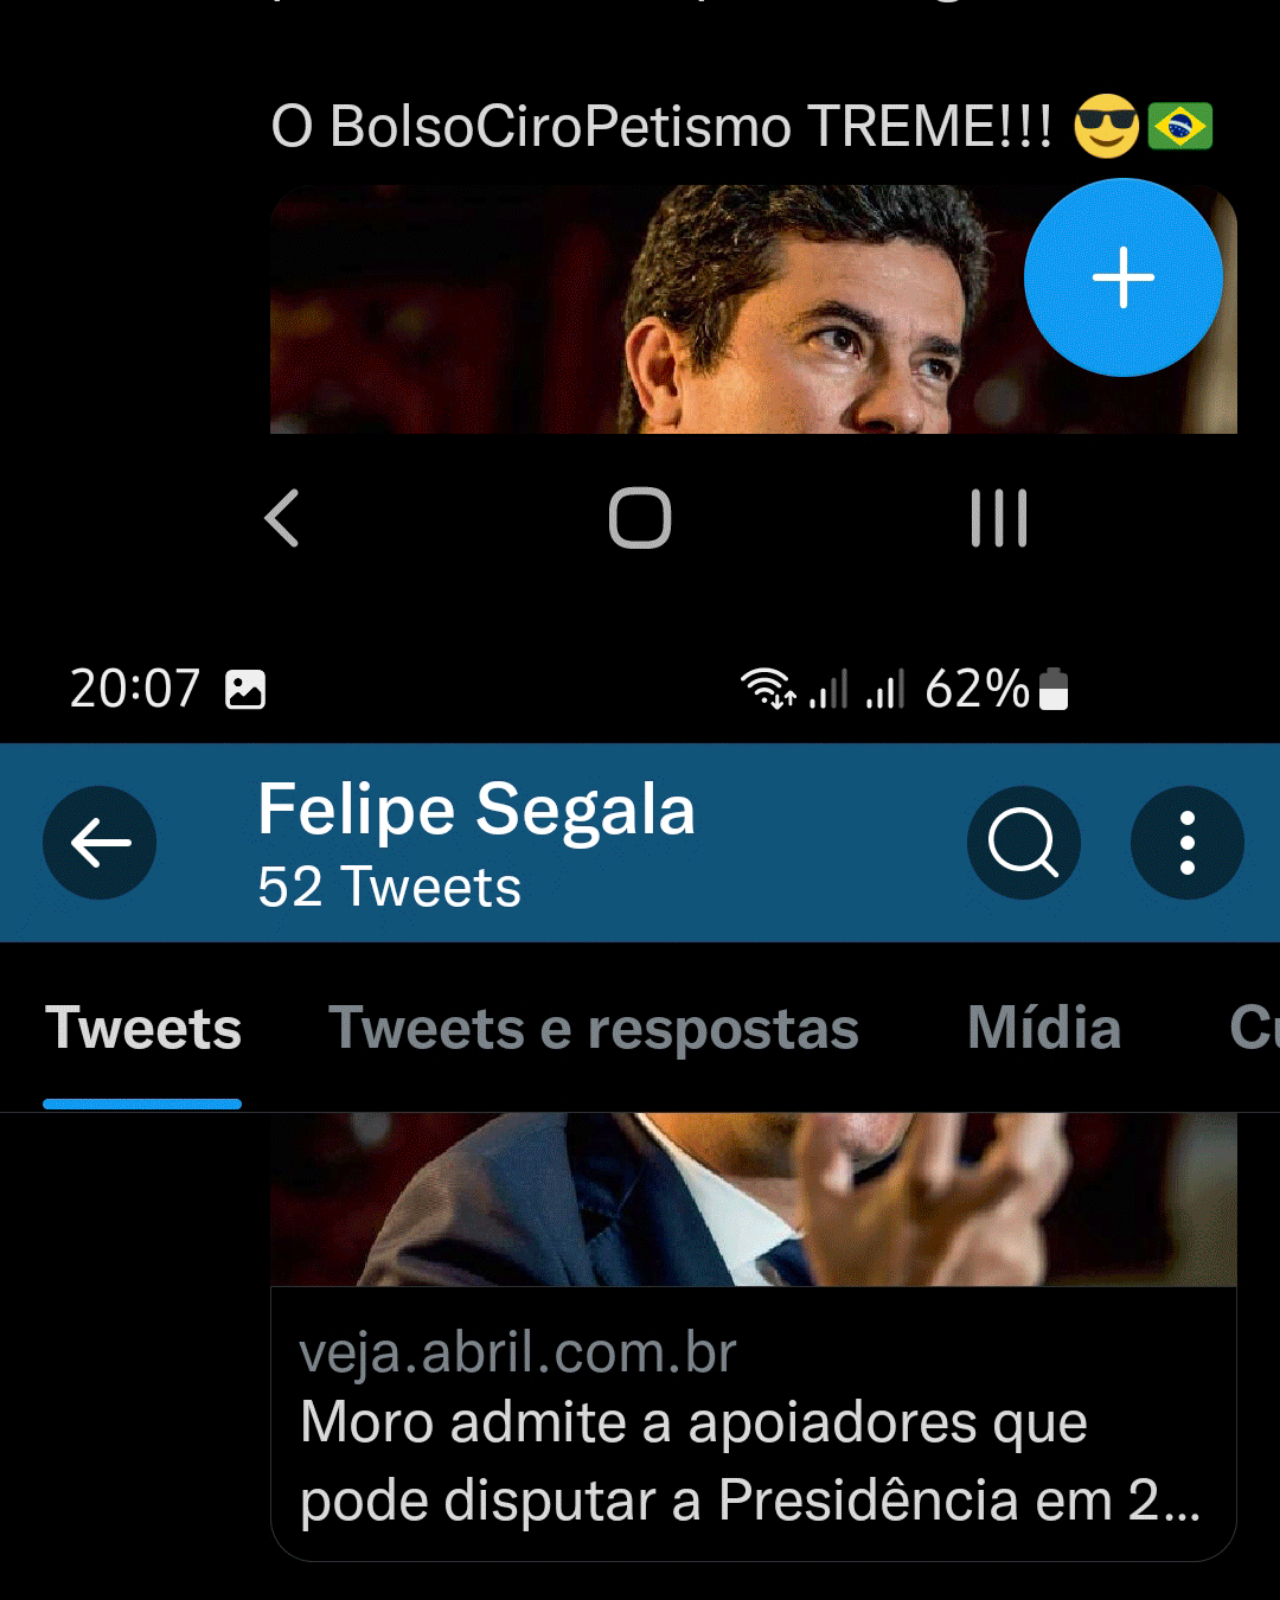
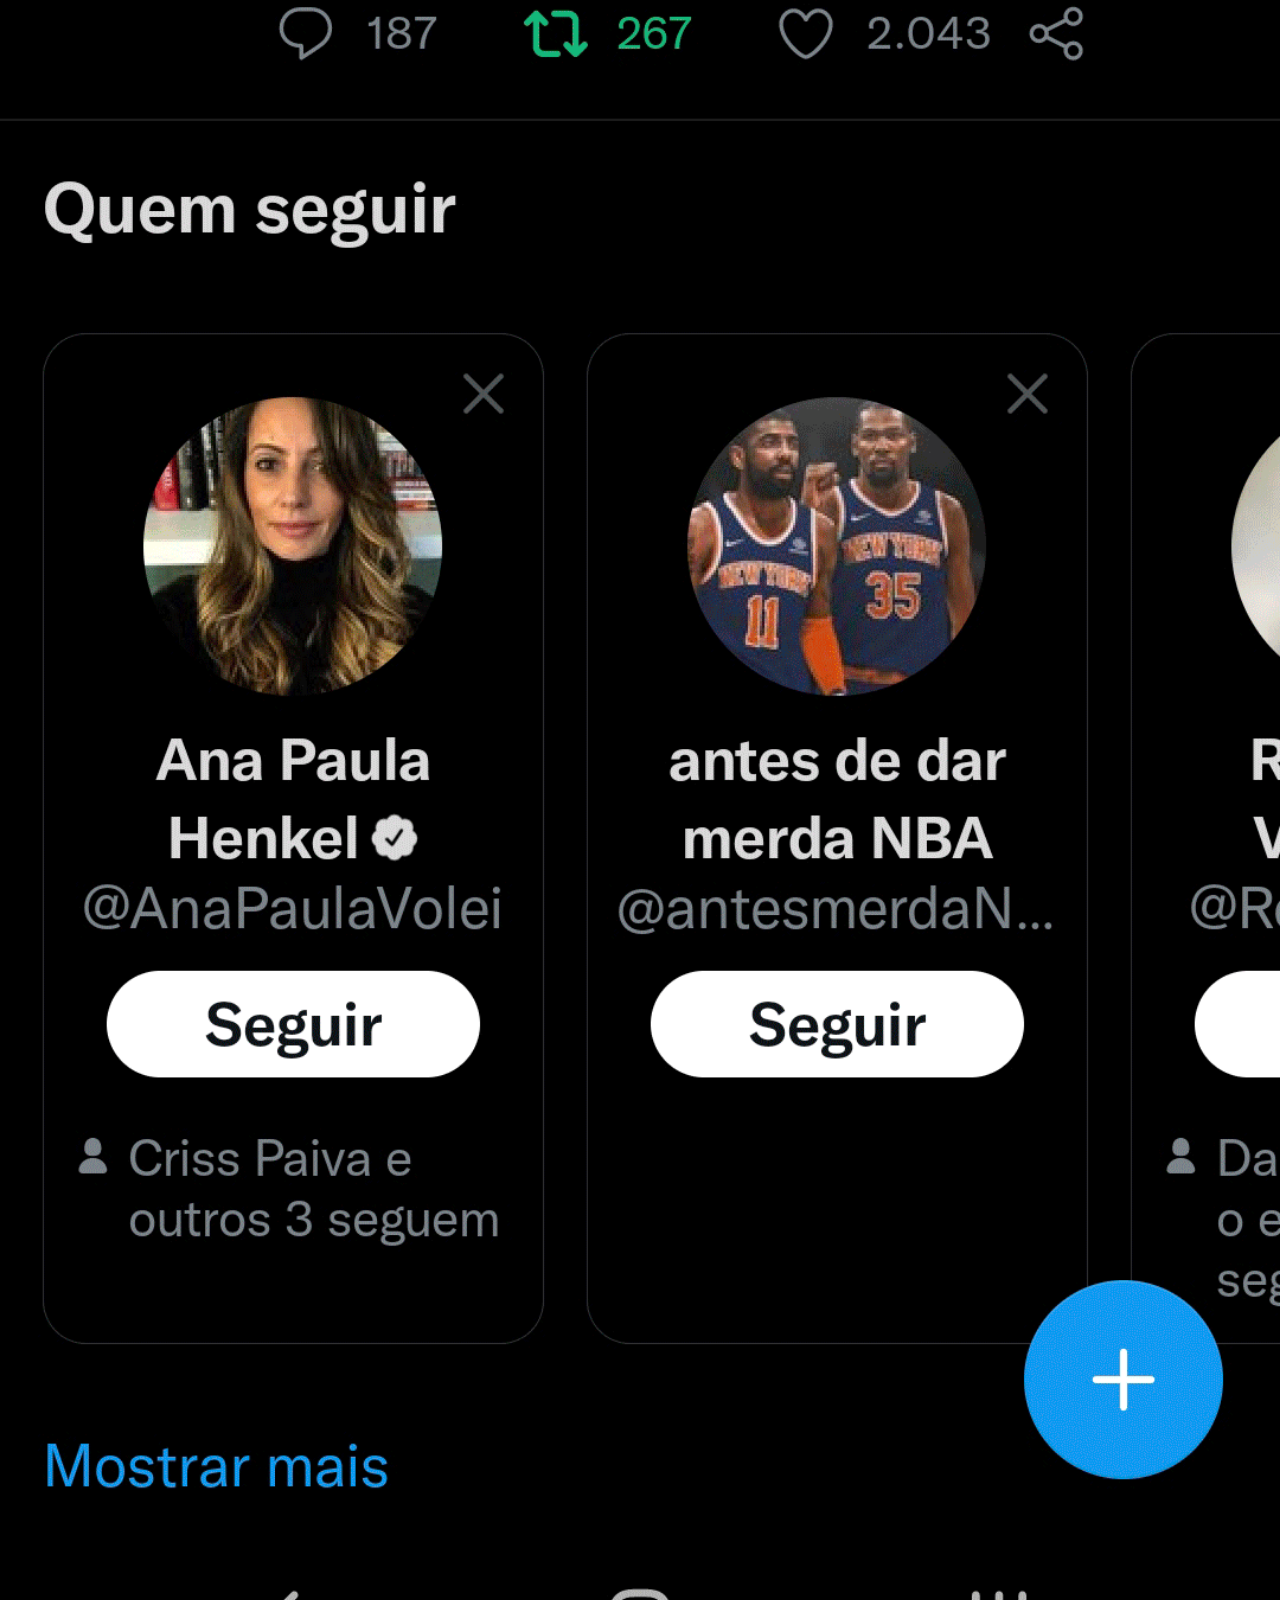
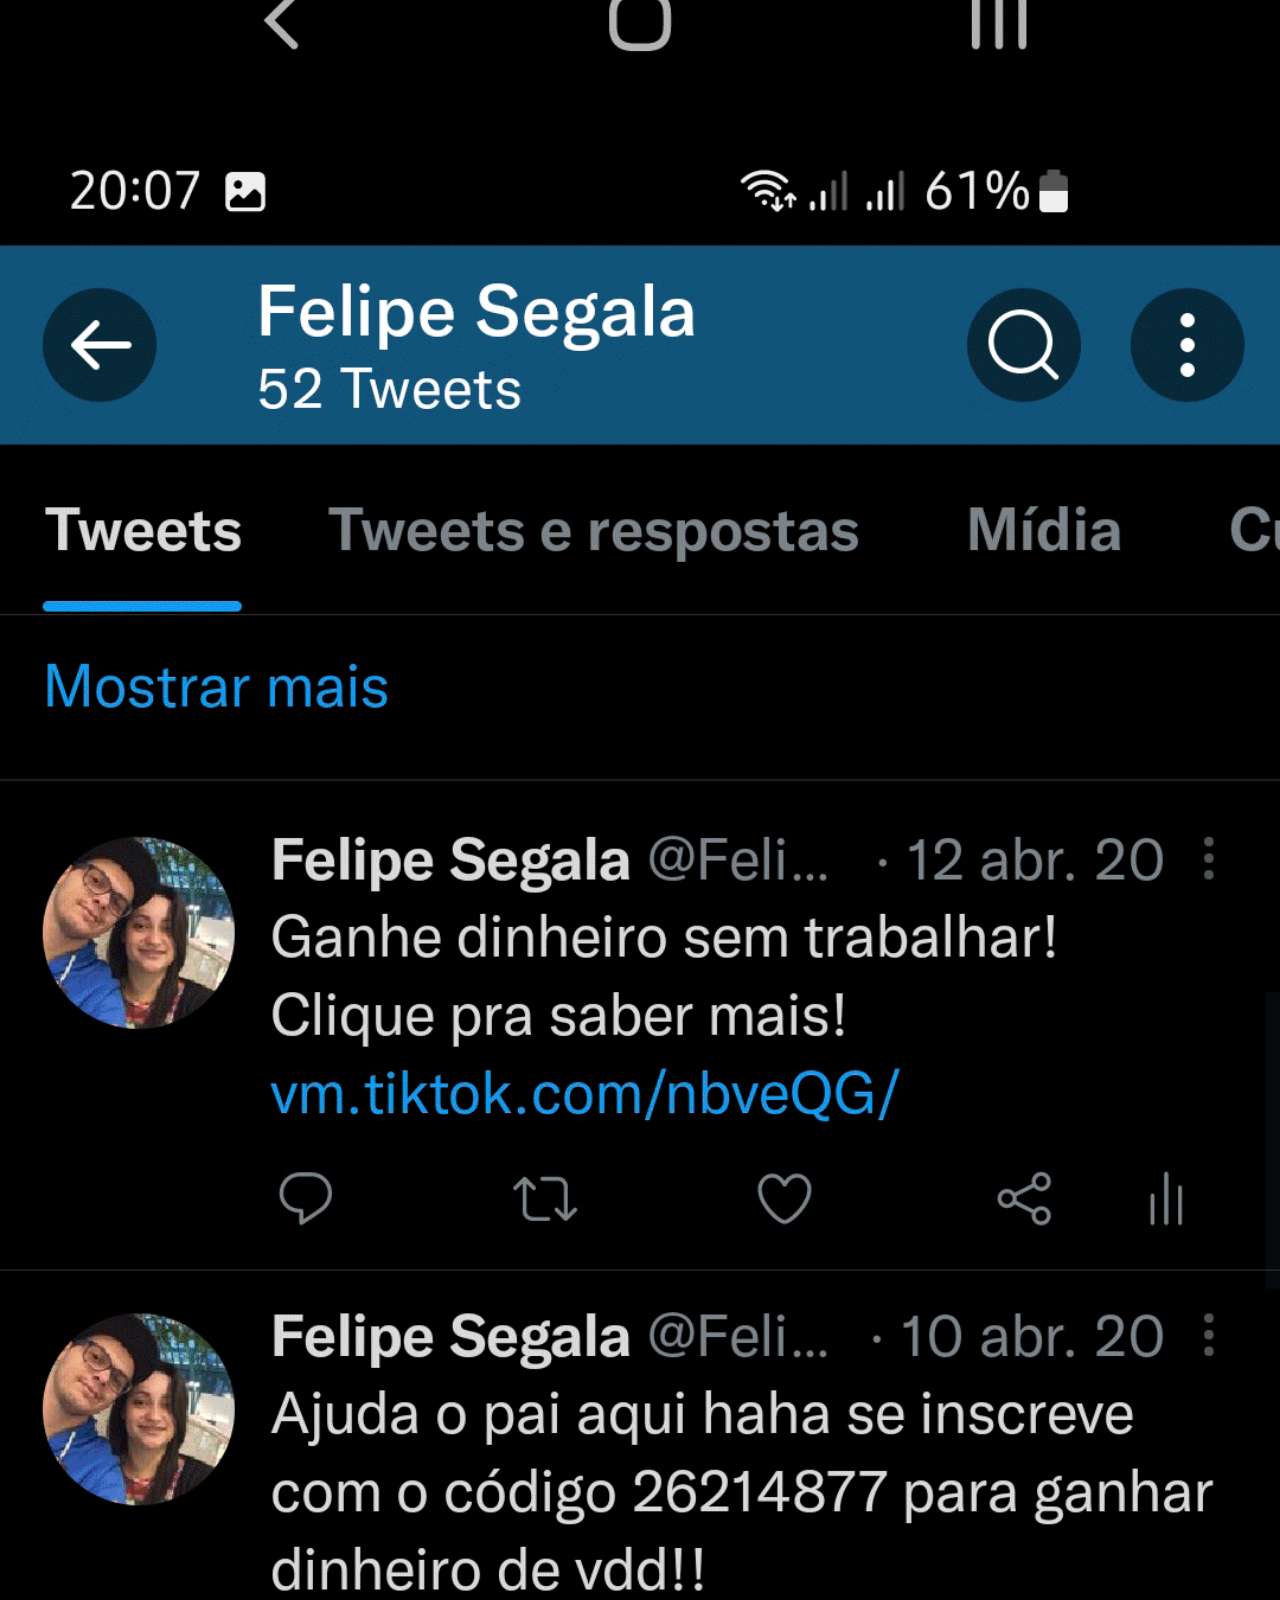
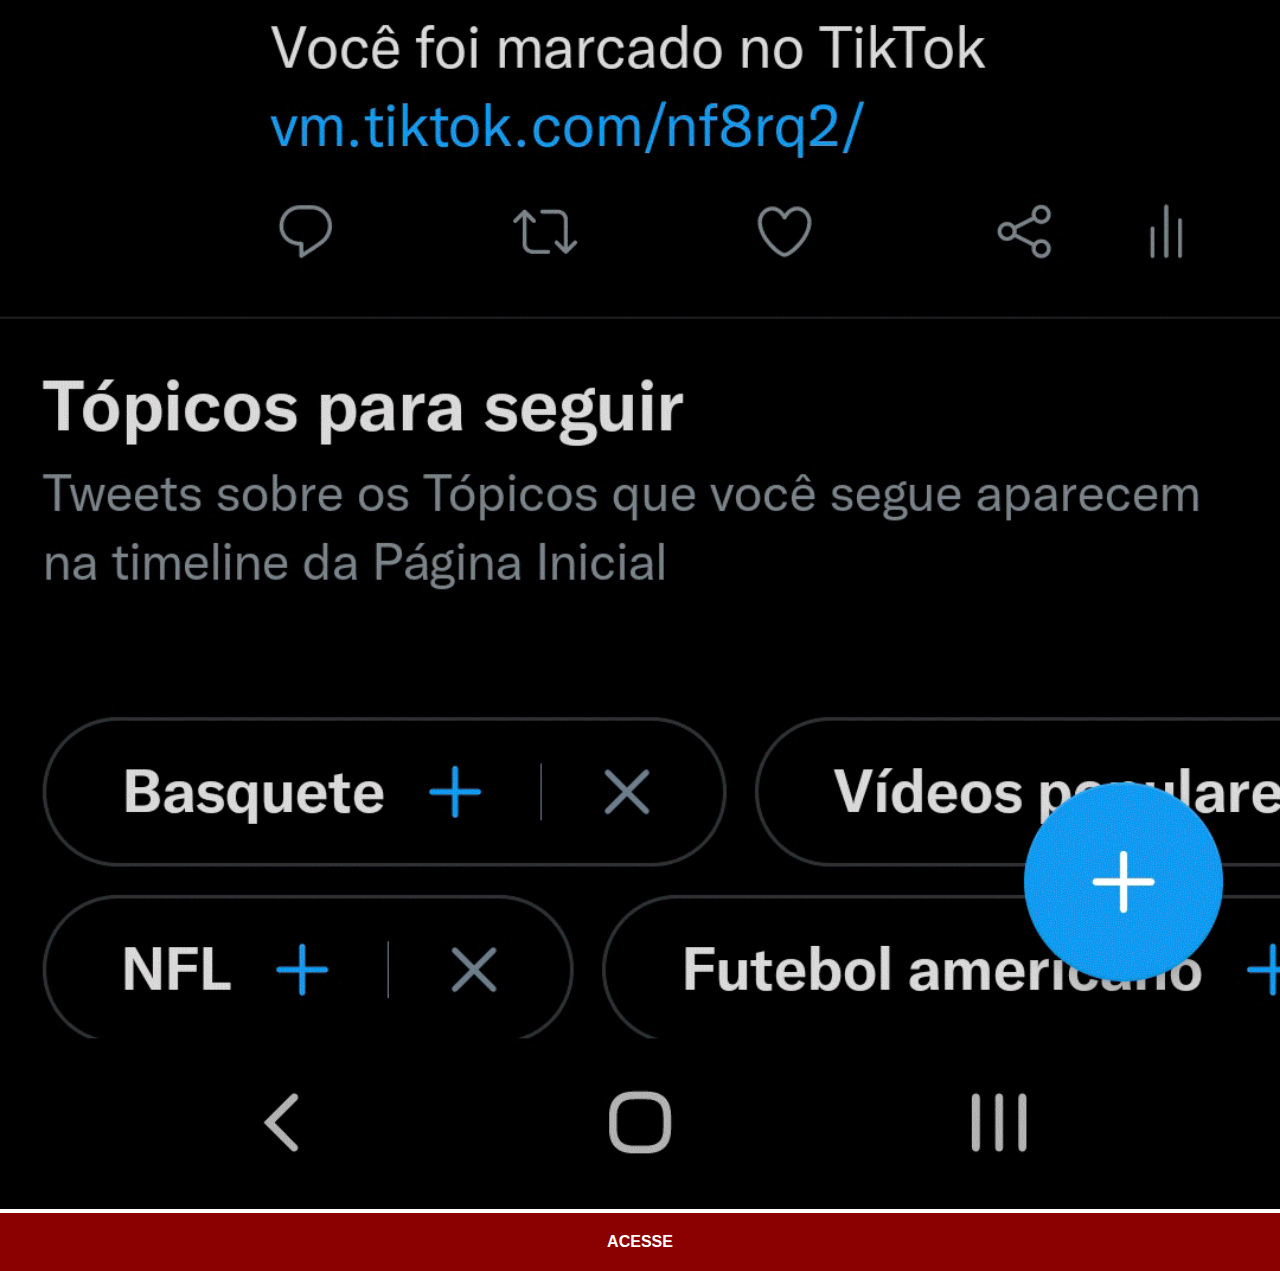
<file: twitter.html>
<!DOCTYPE html>
<html lang="pt-br">
<head>
    <meta charset="UTF-8">
    <meta http-equiv="X-UA-Compatible" content="IE=edge">
    <meta name="viewport" content="width=device-width, initial-scale=1.0">
    <title>Twitter</title>
    <link rel="stylesheet" href="pacote-d013/estilos/social.css">
</head>
<body>
    <img src="pacote-d013/imagens/twitter.png" alt="Twitter">
    <a href="https://twitter.com/FelipeSegala_m" target="_blank">ACESSE</a>
</body>
</html>
</file>
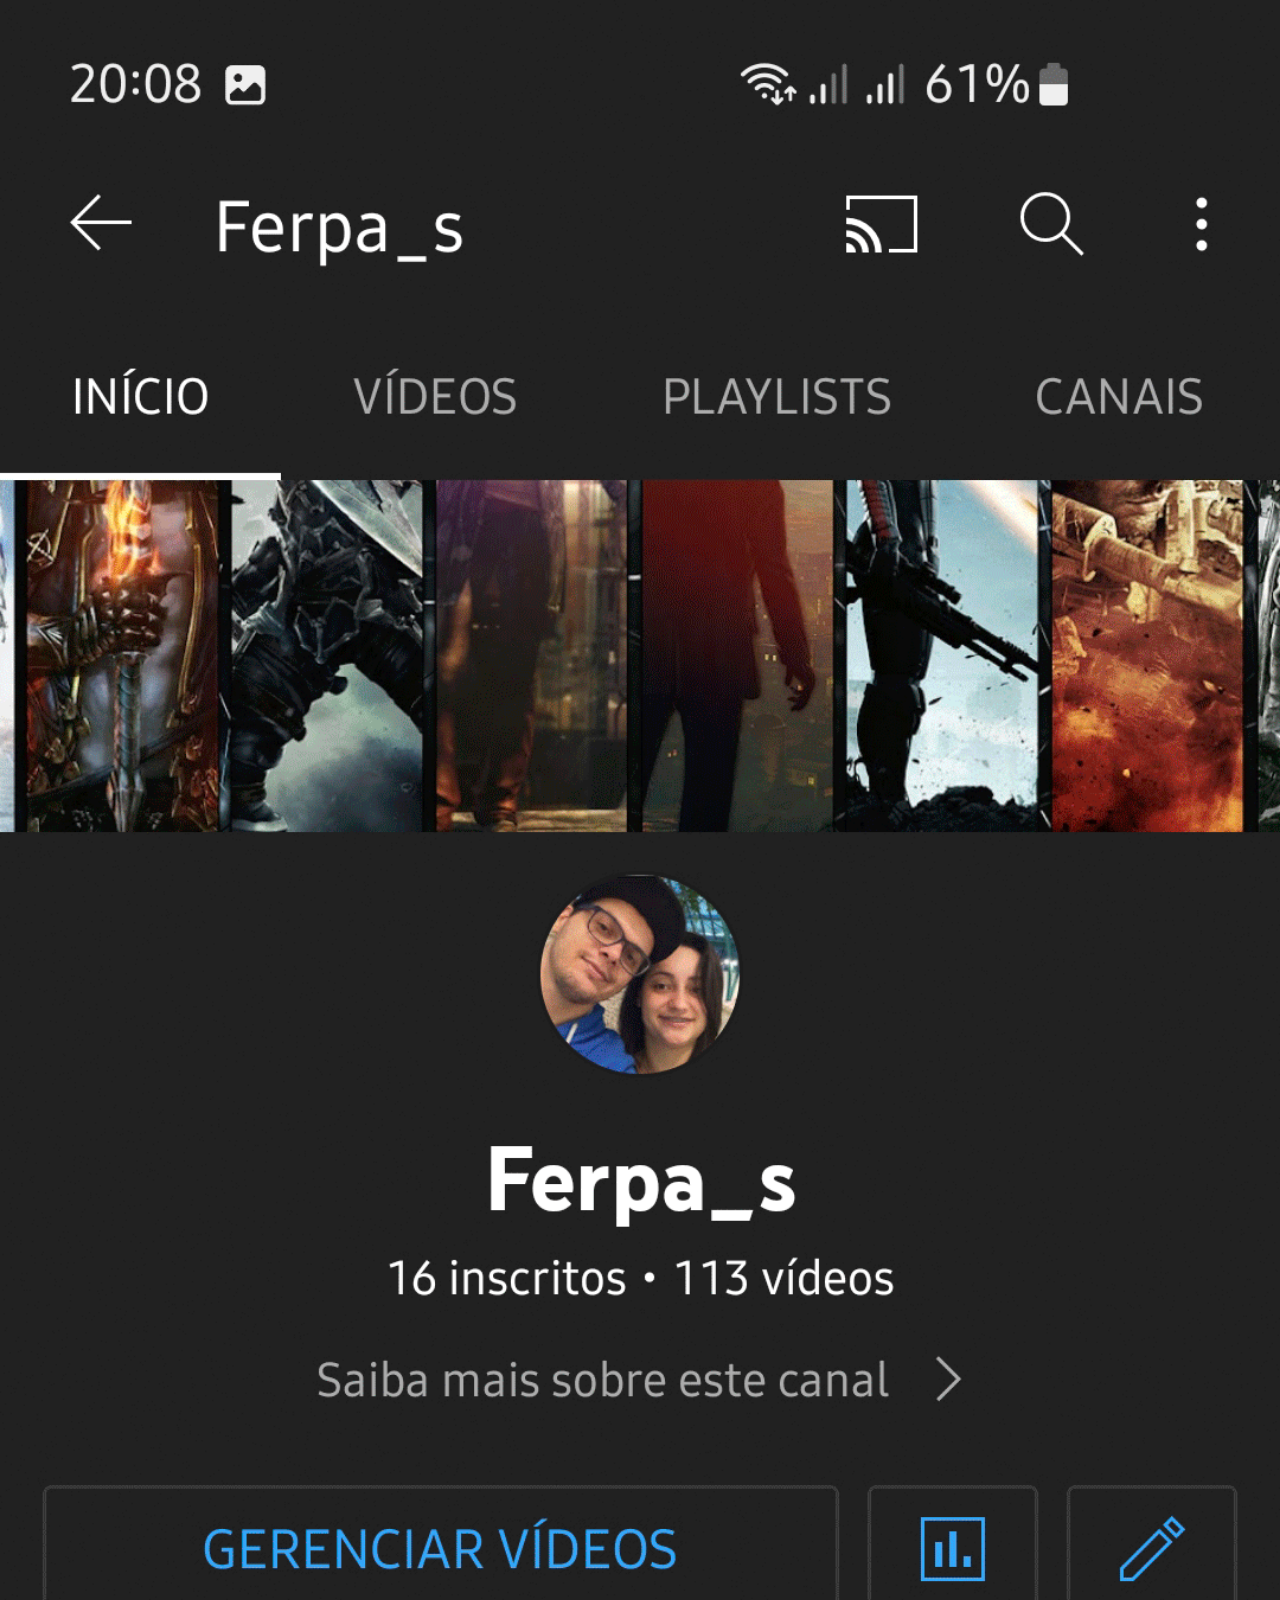
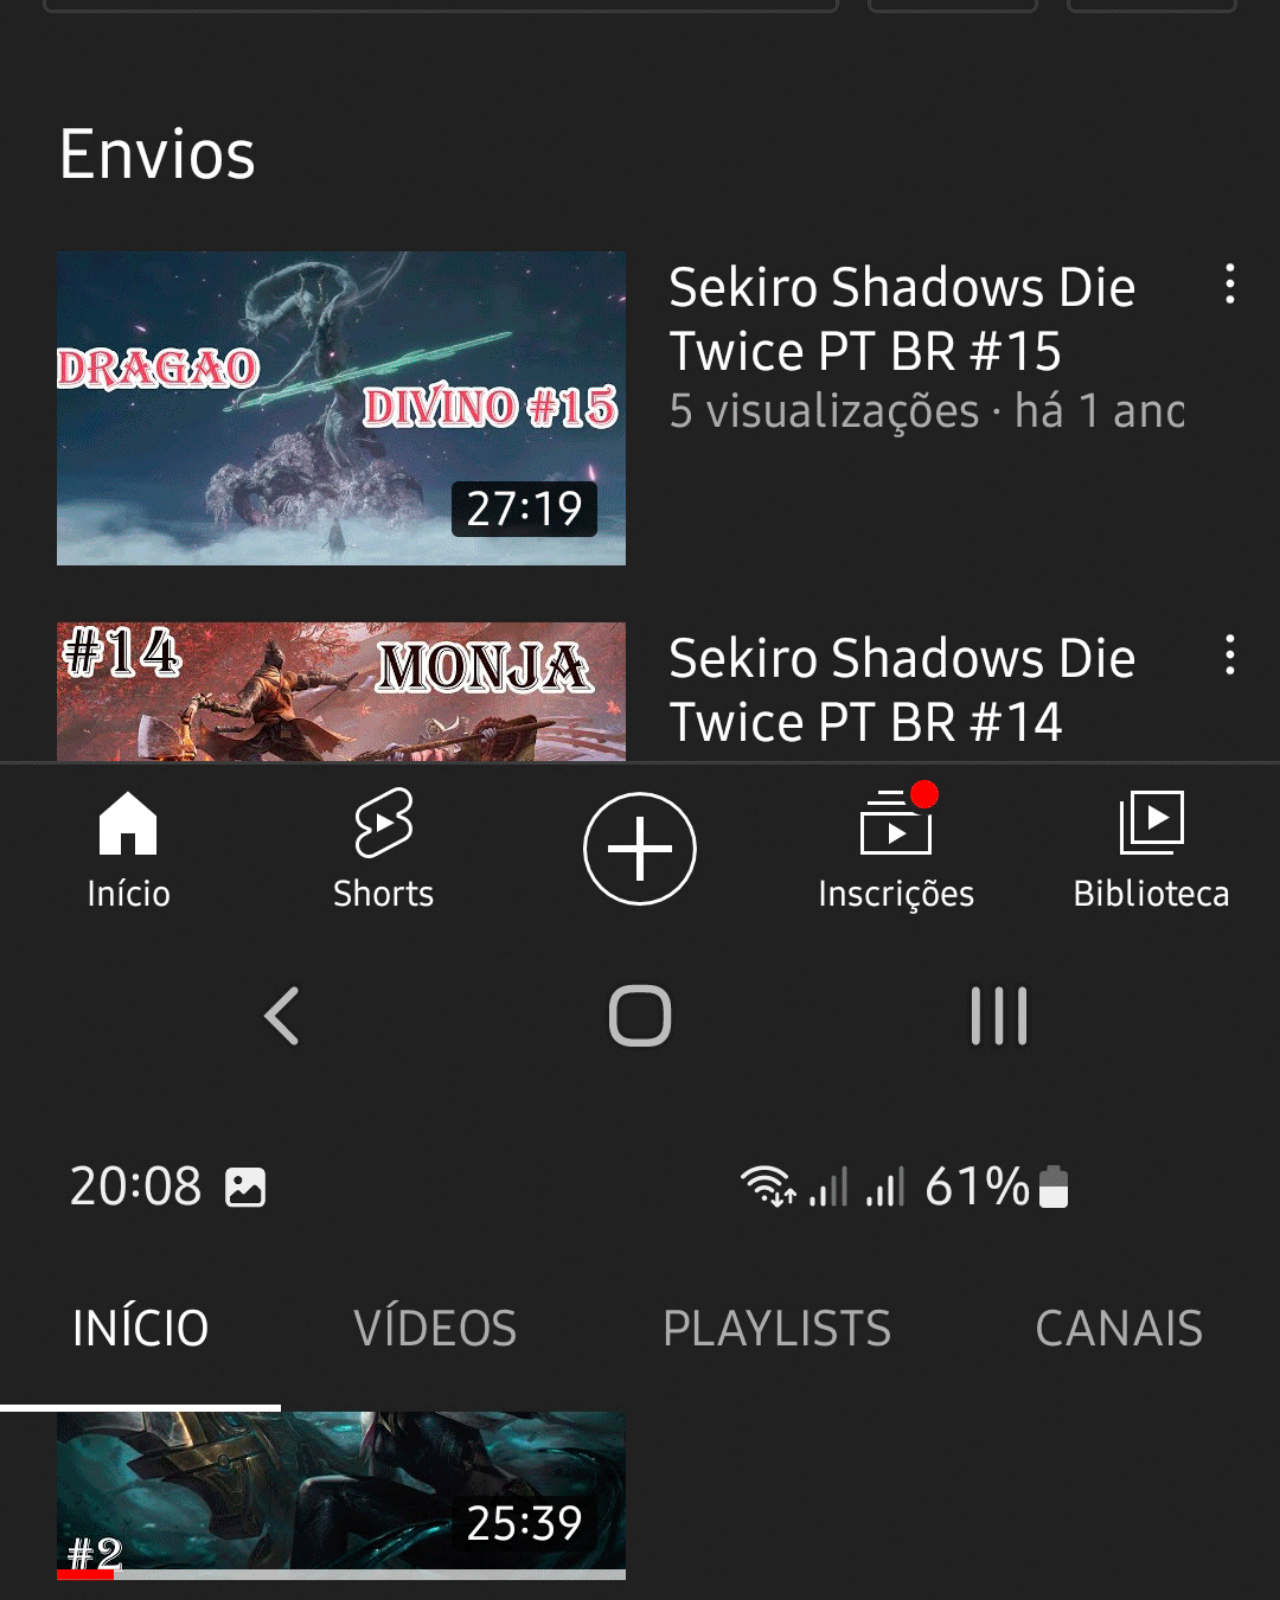
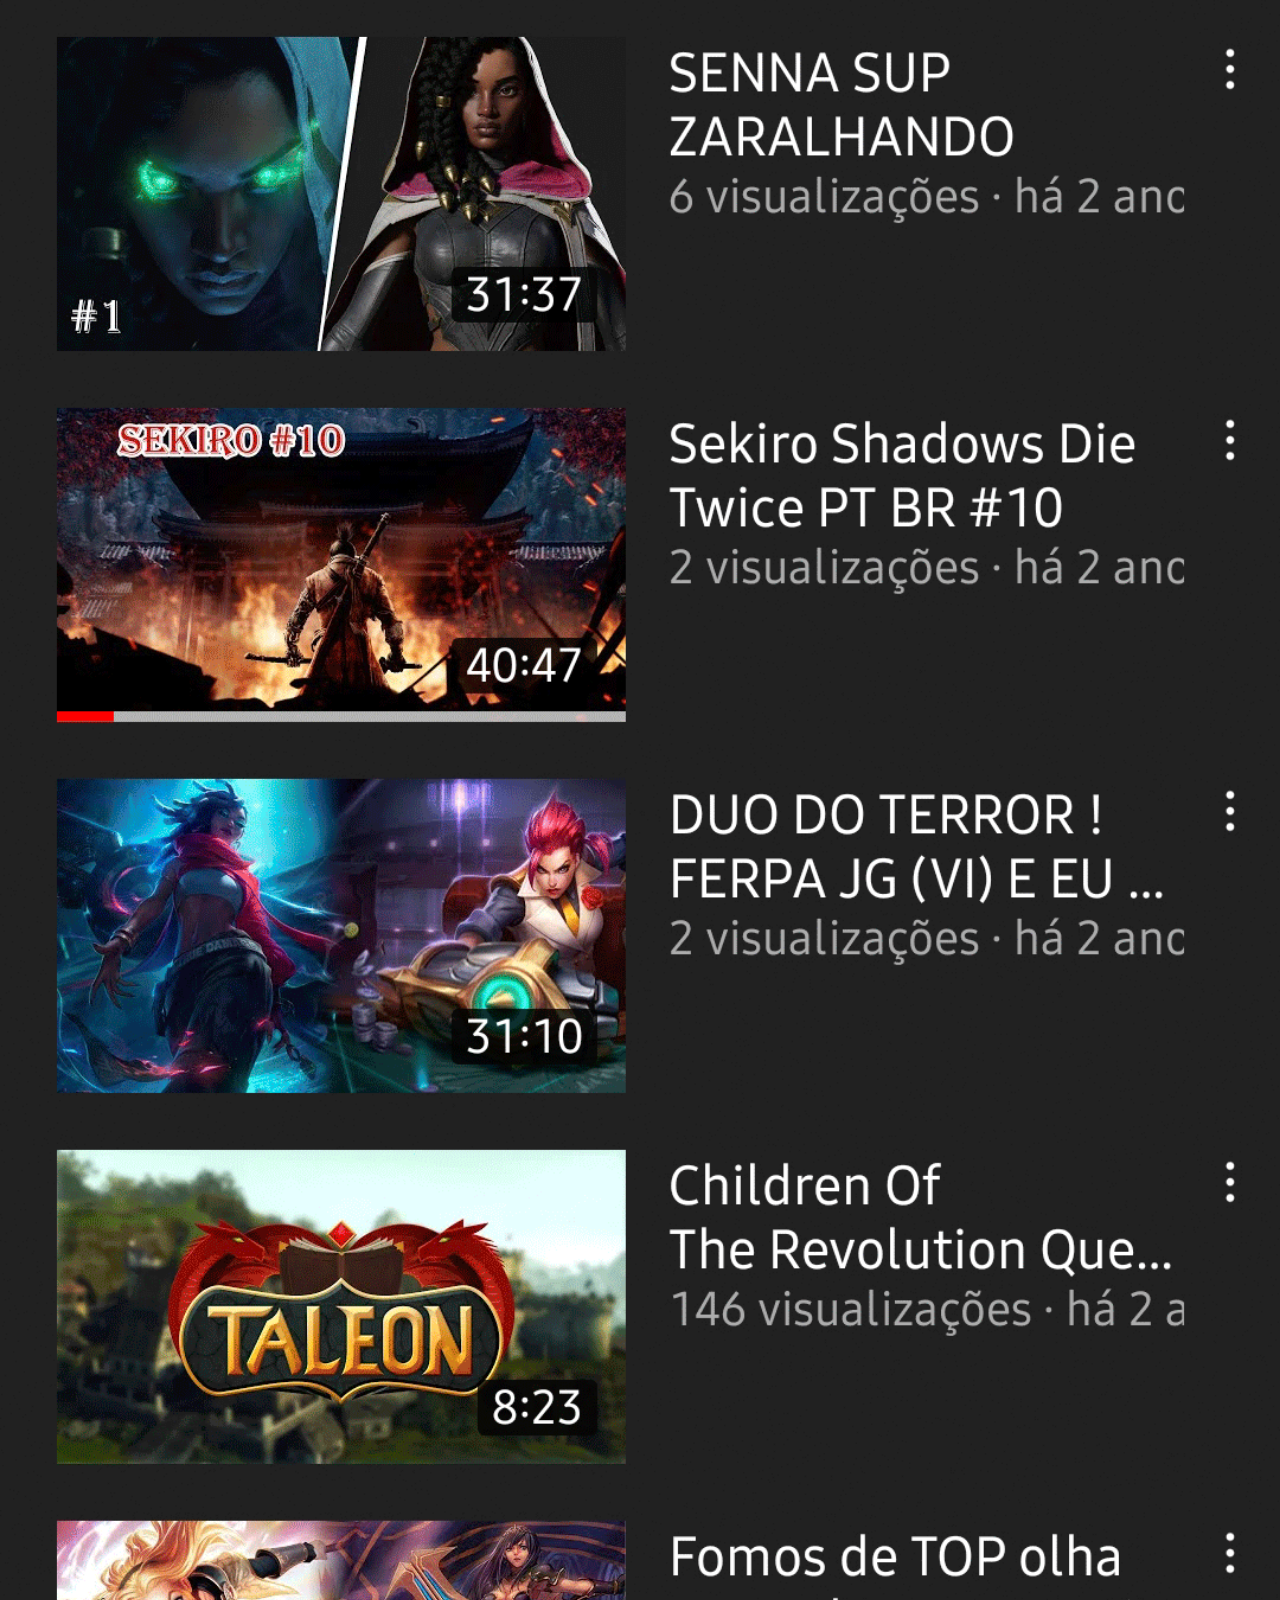
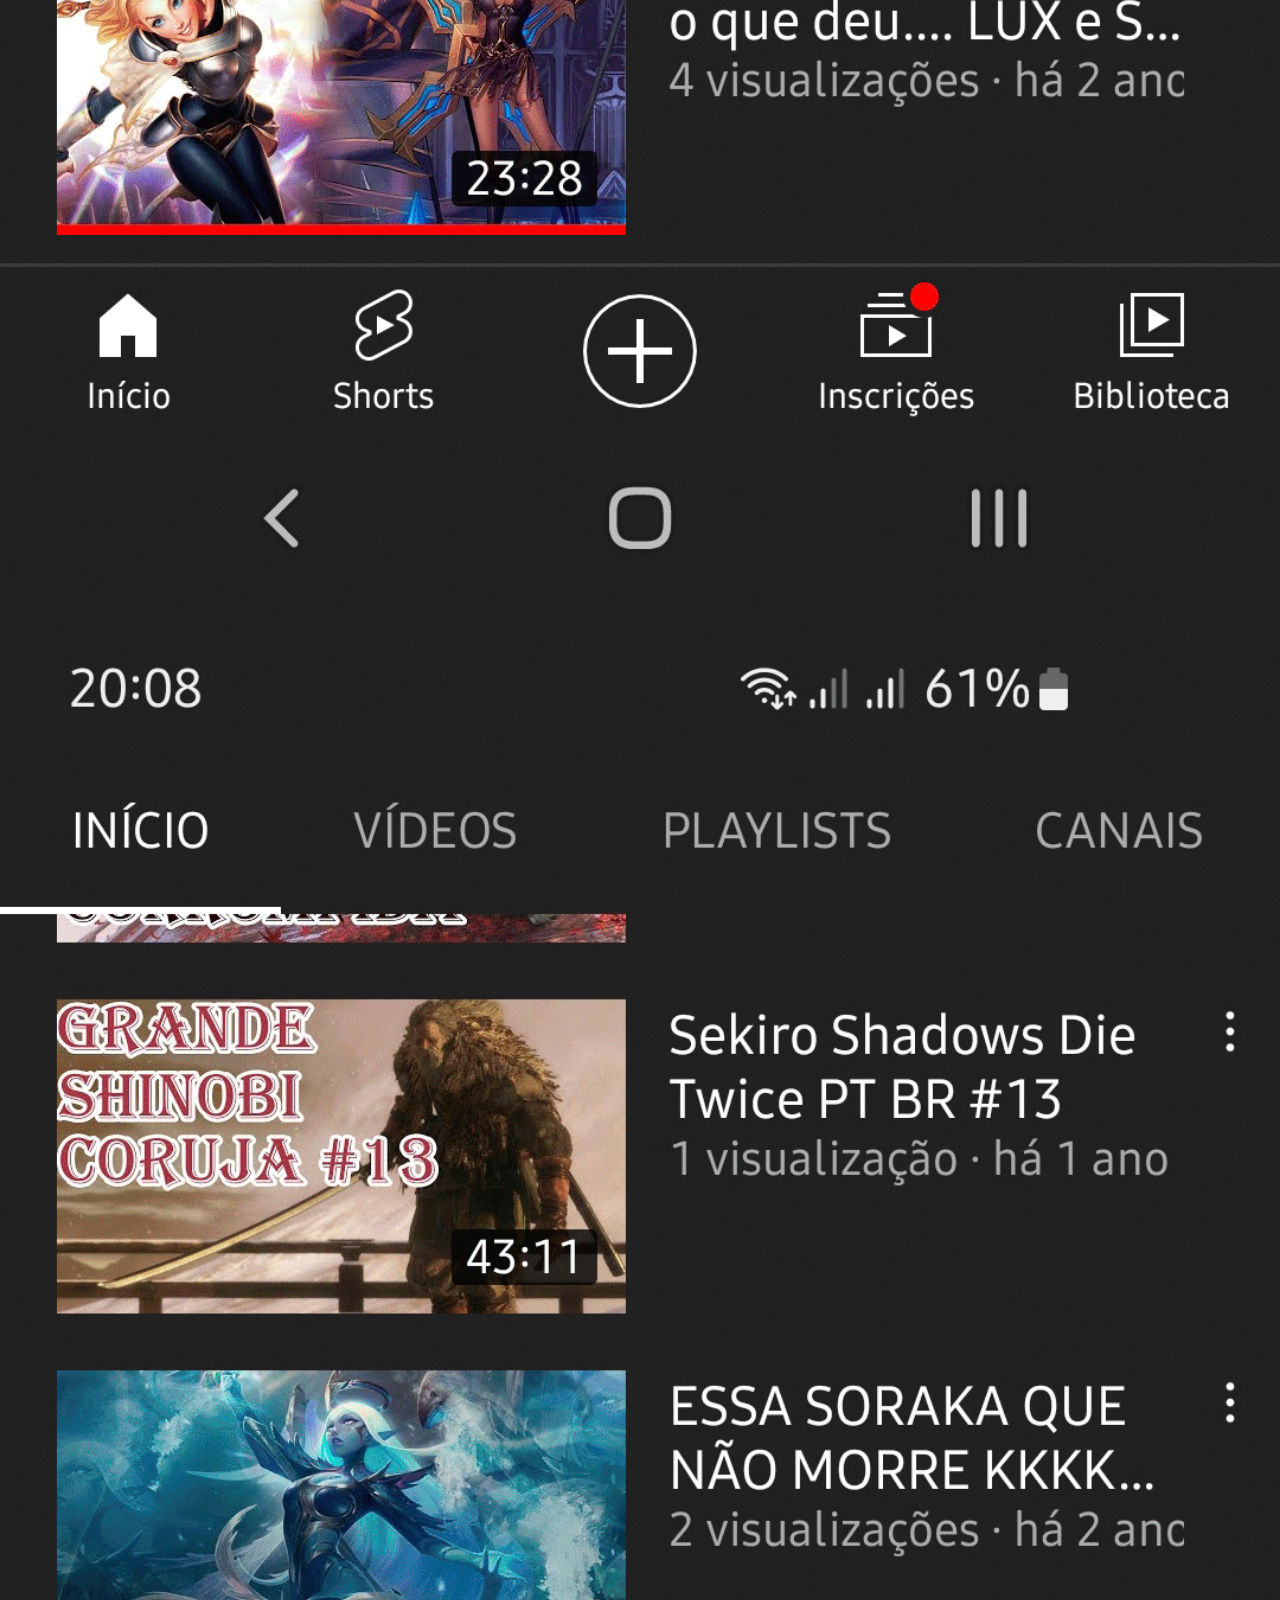
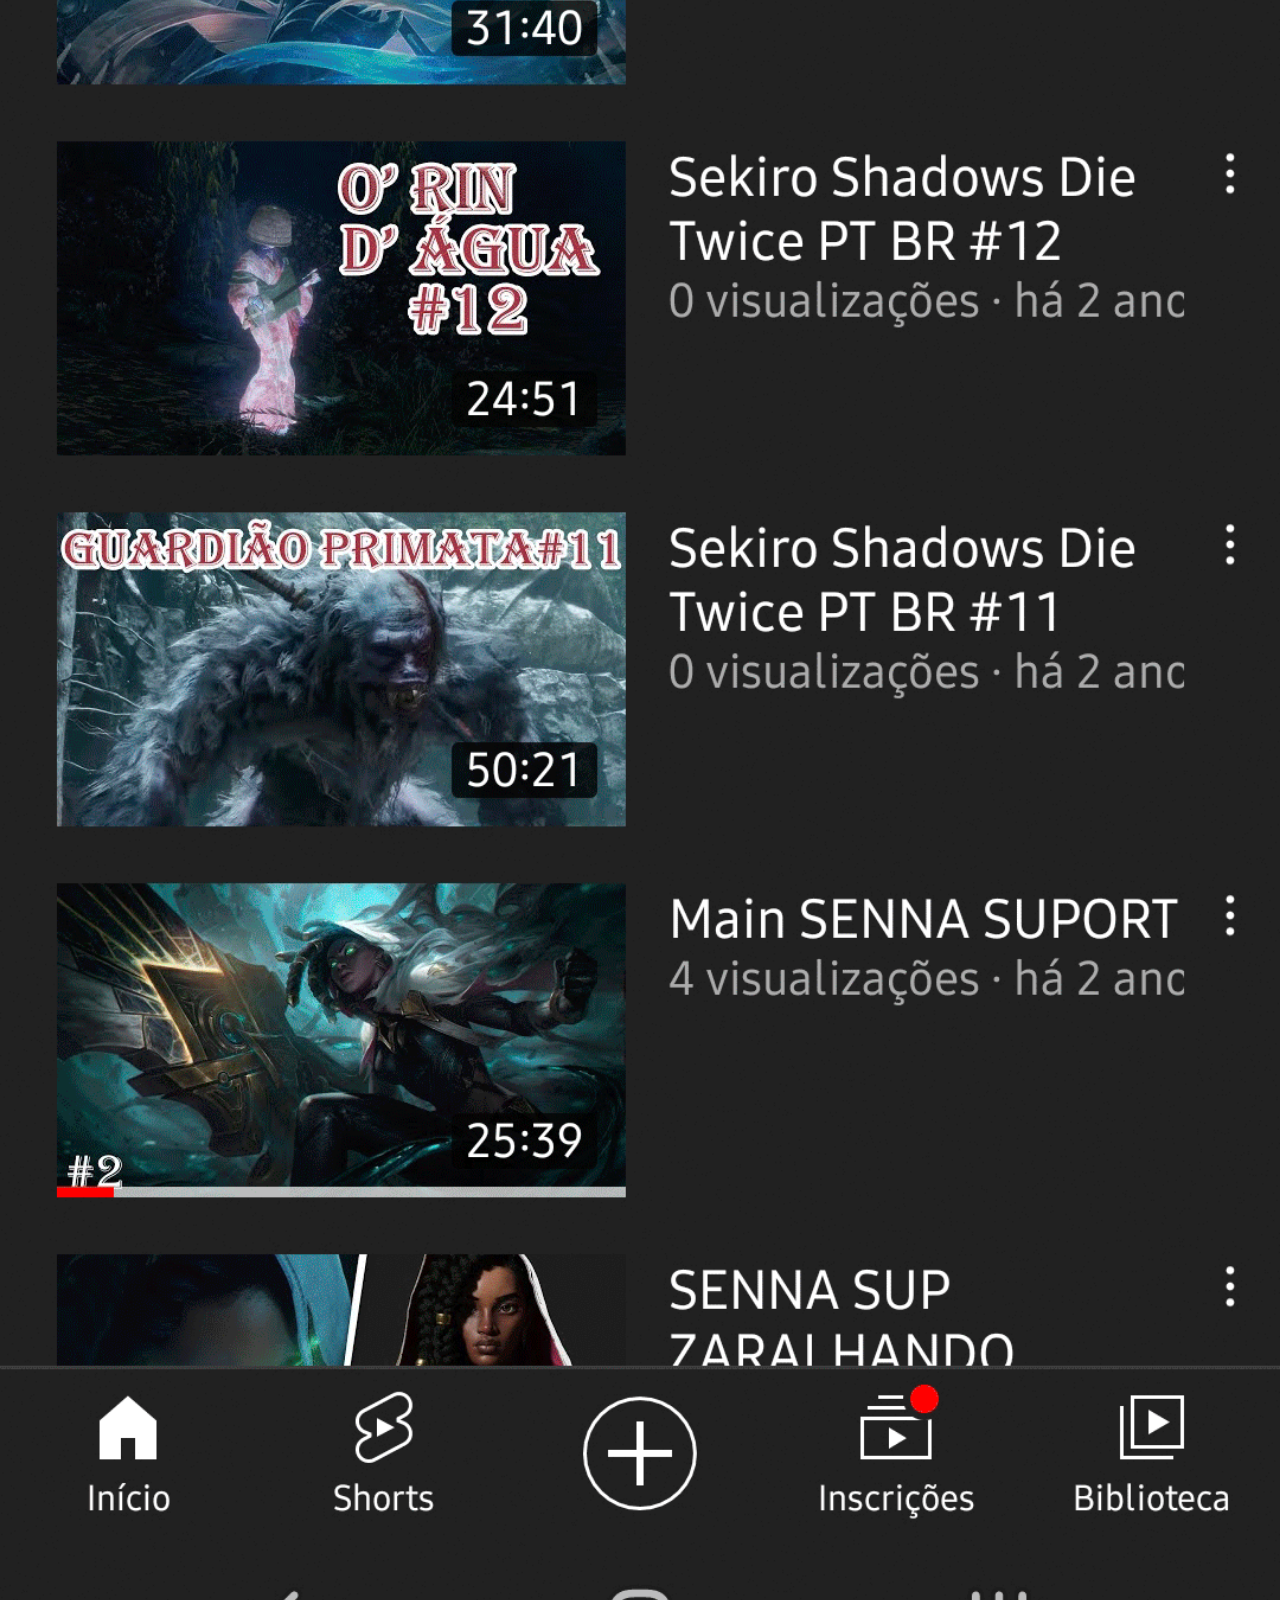
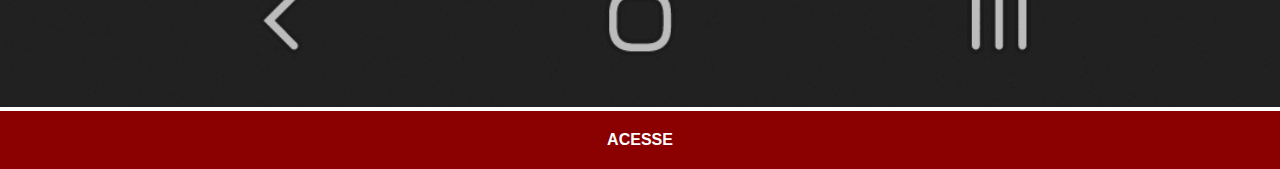
<file: youtube.html>
<!DOCTYPE html>
<html lang="pt-br">
<head>
    <meta charset="UTF-8">
    <meta http-equiv="X-UA-Compatible" content="IE=edge">
    <meta name="viewport" content="width=device-width, initial-scale=1.0">
    <title>Youtube</title>
    <link rel="stylesheet" href="pacote-d013/estilos/social.css">
</head>
<body>
    <img src="pacote-d013/imagens/youtube.png" alt="Youtube">
    <a href="https://www.youtube.com/channel/UCwgYA5NRnn-PB_Ae3JpCOdQ" target="_blank"> ACESSE</a>
</body>
</html>
</file>
<file: pacote-d013/estilos/style.css>
@charset "UTF-8";

* {
    margin: 0px;
    padding: 0px;
    font-family: Arial, Helvetica, sans-serif;
}

html, body {
    height: 100vh;
    width: 100vw;
    background-color: black;
}

body {
    background: url('../imagens/fundo-madeira.jpg') no-repeat top center;
    background-size: cover;
    background-attachment: fixed;
}

main {
    height: 100vh;
    position: relative;
    
}

section#telefone {
    position: absolute;
    top: 50%;
    left: 50%;
    transform: translate(-50%, -50%);

    height: 627px;
    width: 311px;
    background: url(../imagens/frame-iphone.png) no-repeat;
}

iframe#tela {
    position: relative;
    top: 81px;
    left: 22px;
    width: 266px;
    height: 470px;
}

section#redes-sociais {
    text-align: right;
}

section#redes-sociais img {
    width: 50px;
    margin: 10px;
    border-radius: 50%;
    box-shadow: 2px 2px 5px rgba(0, 0, 0, 0.39);
    box-sizing: border-box;
}

section#redes-sociais img:hover {
    border: 2px solid rgba(255, 255, 255, 0.604);
    transform: translate(-3px, -3px);
    box-shadow:  5px 5px 10px rgba(0, 0, 0, 0.623);
    transition: transform .3s, border .4s;
}
</file>
<file: pacote-d013/estilos/social.css>
@charset "UTF-8";
*{
    margin: 0px;
    padding: 0px;
    font-family: Arial, Helvetica, sans-serif;
}

::-webkit-scrollbar {
    width: 0px;
    height: 0px;
}

img {
    width: 100vw;

}

a{
    display: block;
    background-color: darkred;
    color: white;
    padding: 20px;
    text-align:center ;
    font-weight: bolder;
    text-decoration: none;
}

a:hover {
    background-color: red;
}
</file>
